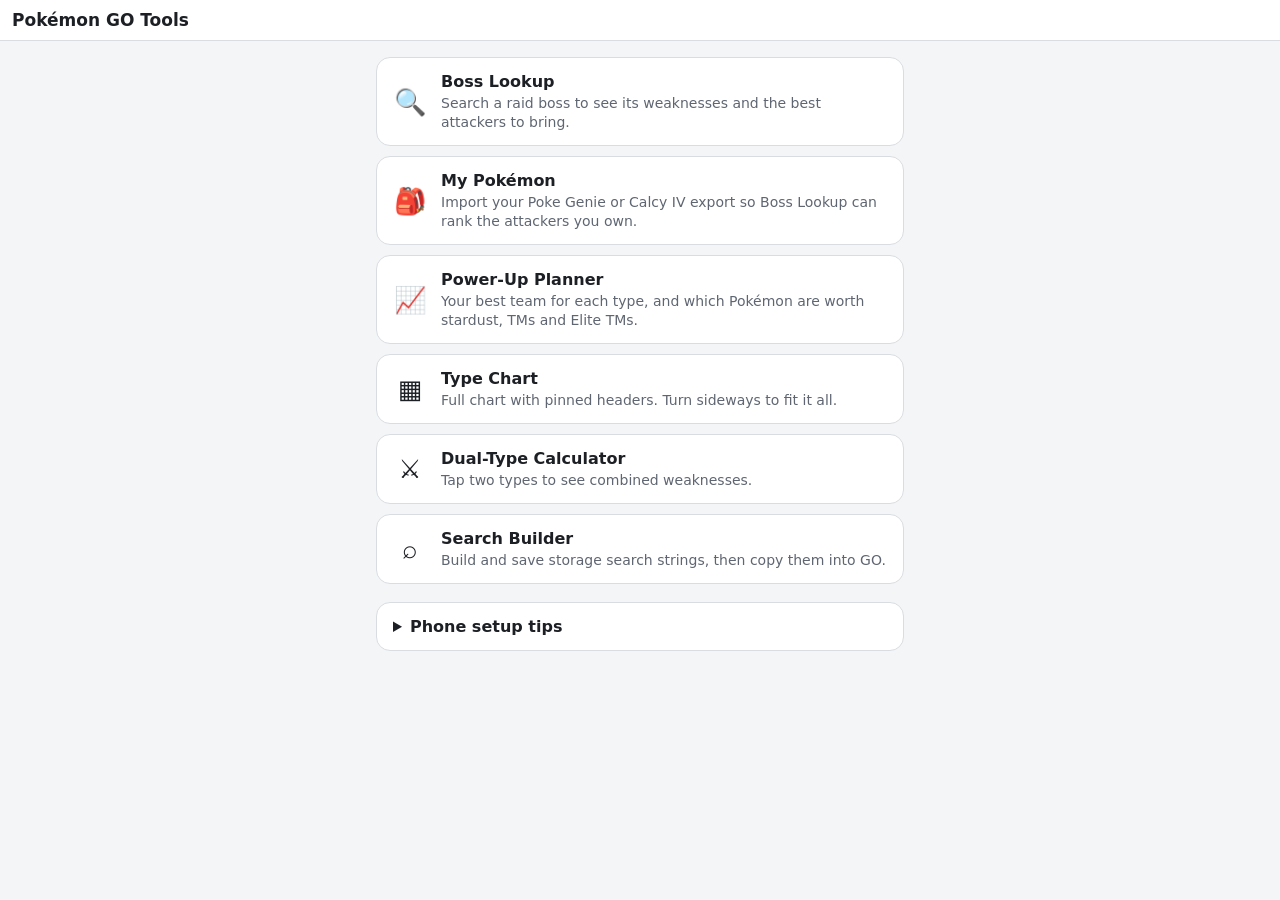
<file: index.html>
<!doctype html>
<html lang="en">
<head>
<meta charset="utf-8">
<meta name="viewport" content="width=device-width, initial-scale=1, viewport-fit=cover, interactive-widget=resizes-content">
<meta name="theme-color" content="#1c1f25">
<title>GO Tools</title>
<link rel="manifest" href="manifest.webmanifest">
<link rel="icon" href="icons/icon-192.png">
<link rel="apple-touch-icon" href="icons/icon-192.png">
<link rel="stylesheet" href="styles.css">
<style>
  main { max-width: 560px; margin: 0 auto; padding: 16px 16px calc(24px + env(safe-area-inset-bottom)); }
  .tool {
    display: flex; gap: 14px; align-items: center; text-decoration: none; color: var(--text);
    background: var(--surface); border: 1px solid var(--border); border-radius: 14px;
    padding: 14px 16px; margin-bottom: 10px;
  }
  .tool .ico { font-size: 26px; width: 34px; text-align: center; flex: none; }
  .tool strong { display: block; font-size: 16px; margin-bottom: 2px; }
  .tool span.d { color: var(--muted); font-size: 14px; }
  #install { width: 100%; margin: 4px 0 16px; display: none; }
  details { background: var(--surface); border: 1px solid var(--border); border-radius: 14px; margin-top: 18px; }
  summary { padding: 14px 16px; font-weight: 700; cursor: pointer; }
  .tips { padding: 0 16px 8px; font-size: 14px; line-height: 1.5; }
  .tips h4 { margin: 12px 0 4px; font-size: 14px; }
  .tips p { margin: 0 0 8px; }
  .tips b { white-space: nowrap; }
</style>
</head>
<body>
  <header class="topbar"><h1>Pokémon GO Tools</h1></header>
  <main>
    <button class="big" id="install">⬇ Install as an app</button>
    <p class="muted" id="iosHint" style="display:none;font-size:14px;margin:0 0 14px">To install: tap <b>Share</b> → <b>Add to Home Screen</b>.</p>

    <a class="tool" href="boss.html">
      <div class="ico">🔍</div>
      <div><strong>Boss Lookup</strong><span class="d">Search a raid boss to see its weaknesses and the best attackers to bring.</span></div>
    </a>
    <a class="tool" href="my-pokemon.html">
      <div class="ico">🎒</div>
      <div><strong>My Pokémon</strong><span class="d">Import your Poke Genie or Calcy IV export so Boss Lookup can rank the attackers you own.</span></div>
    </a>
    <a class="tool" href="invest.html">
      <div class="ico">📈</div>
      <div><strong>Power-Up Planner</strong><span class="d">Your best team for each type, and which Pokémon are worth stardust, TMs and Elite TMs.</span></div>
    </a>
    <a class="tool" href="type-chart.html">
      <div class="ico">▦</div>
      <div><strong>Type Chart</strong><span class="d">Full chart with pinned headers. Turn sideways to fit it all.</span></div>
    </a>
    <a class="tool" href="dual-type.html">
      <div class="ico">⚔</div>
      <div><strong>Dual-Type Calculator</strong><span class="d">Tap two types to see combined weaknesses.</span></div>
    </a>
    <a class="tool" href="search.html">
      <div class="ico">⌕</div>
      <div><strong>Search Builder</strong><span class="d">Build and save storage search strings, then copy them into GO.</span></div>
    </a>

    <details>
      <summary>Phone setup tips</summary>
      <div class="tips">
        <h4>Install it as an app</h4>
        <p>Once installed it opens full-screen with its own icon and works with no signal.</p>
        <p><b>Android (Chrome):</b> <b>⋮</b> → <b>Add to home screen</b> → <b>Install</b>.<br>
           <b>Samsung Internet:</b> <b>☰</b> → <b>Add page to</b> → <b>Home screen</b>.<br>
           <b>Firefox (Android):</b> <b>⋮</b> → <b>Add app to Home screen</b>.<br>
           <b>iPhone / iPad (Safari):</b> <b>Share</b> <span aria-hidden="true">⎙</span> → <b>Add to Home Screen</b>.</p>
        <p>On Android, long-press the icon to jump straight to Boss Lookup, Type Chart or Search Builder.</p>

        <h4>Use it next to the game</h4>
        <p><b>Most Android phones:</b> open <b>Recents</b> (the app switcher), tap the GO Tools icon above its preview and choose <b>Split screen</b>.
           The wording varies by brand.</p>
        <p><b>Samsung:</b> the same menu also has <b>Open in pop-up view</b> for a small floating window.
           If Pokémon GO refuses to split, turn on <b>Settings</b> → <b>Advanced features</b> → <b>Labs</b> → <b>Multi window for all apps</b>.</p>
        <p><b>iPhone:</b> there's no split screen, but swiping left/right along the bottom edge flips between GO and GO Tools instantly,
           and both stay where you left them.</p>
        <p>The type chart's <b>Fit</b> button shrinks it to whatever window size it gets.</p>

        <h4>Faster access</h4>
        <p><b>Samsung Edge panel:</b> <b>Settings</b> → <b>Display</b> → <b>Edge panels</b> → turn on <b>Apps</b>, then add GO Tools. Swipe in from the edge mid-raid.</p>
        <p><b>iPhone Back Tap:</b> make a Shortcut that opens this site, then pick it under <b>Settings</b> → <b>Accessibility</b> → <b>Touch</b> → <b>Back Tap</b>. Double-tap the back of the phone to open it.</p>

        <h4>Stylus or mouse</h4>
        <p>Hover a pen (S Pen, Apple Pencil) or mouse over a type chart cell to see the matchup without tapping.</p>
      </div>
    </details>
  </main>

<script src="types.js"></script>
<script>
let deferred;
const btn = document.getElementById("install");
addEventListener("beforeinstallprompt", e => { e.preventDefault(); deferred = e; btn.style.display = "block"; });
btn.addEventListener("click", async () => {
  if (!deferred) return;
  deferred.prompt();
  await deferred.userChoice;
  deferred = null; btn.style.display = "none";
});
const standalone = matchMedia("(display-mode: standalone)").matches || navigator.standalone;
if (/iPhone|iPad|iPod/.test(navigator.userAgent) && !standalone) document.getElementById("iosHint").style.display = "block";
addEventListener("appinstalled", () => { btn.style.display = "none"; });
</script>
</body>
</html>
</file>
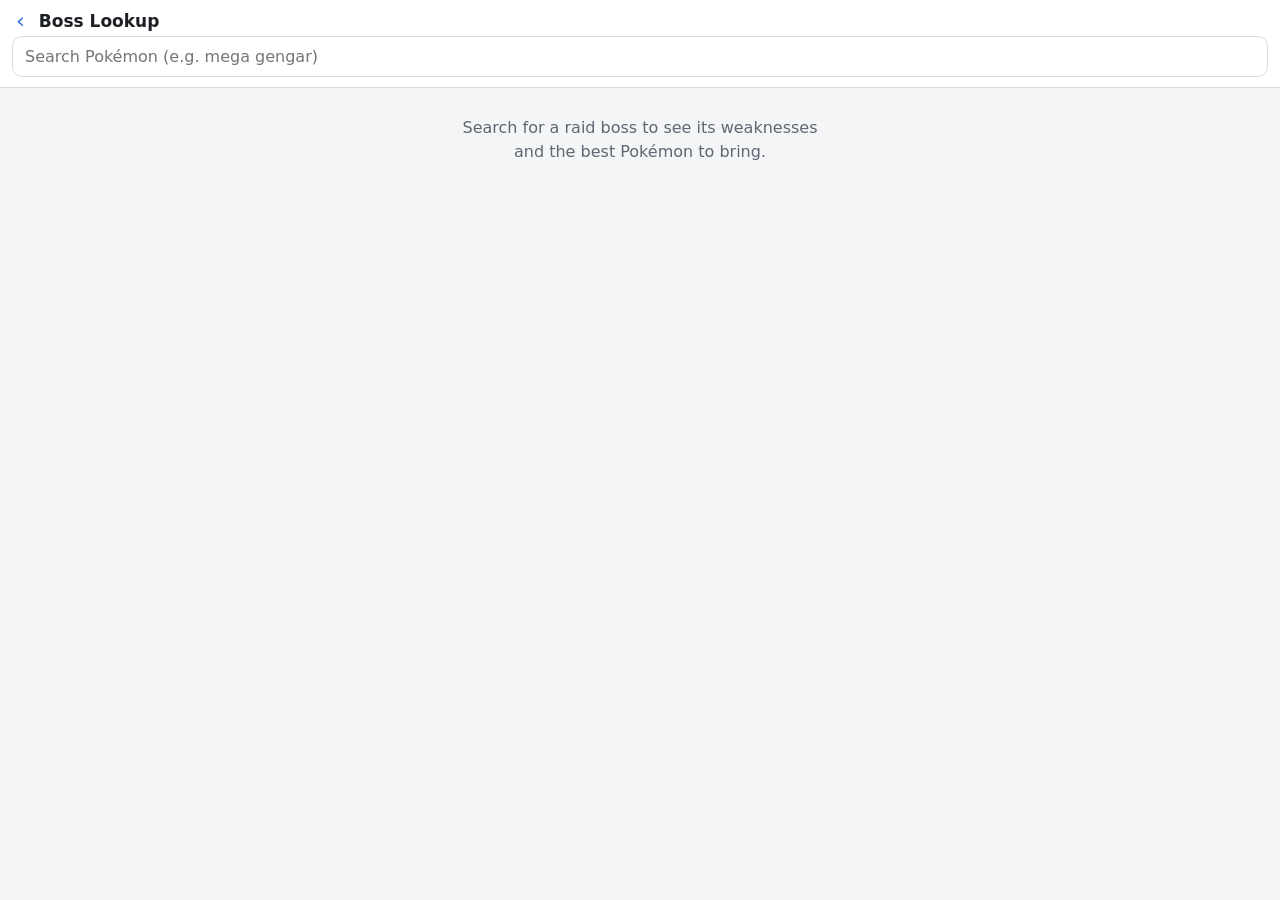
<file: boss.html>
<!doctype html>
<html lang="en">
<head>
<meta charset="utf-8">
<meta name="viewport" content="width=device-width, initial-scale=1, viewport-fit=cover, interactive-widget=resizes-content">
<meta name="theme-color" content="#1c1f25">
<title>Boss Lookup · GO Tools</title>
<link rel="manifest" href="manifest.webmanifest">
<link rel="icon" href="icons/icon-192.png">
<link rel="apple-touch-icon" href="icons/icon-192.png">
<link rel="stylesheet" href="styles.css">
<style>
  /* Header + search stay pinned at the top; the rest scrolls like a normal page */
  .head { position: sticky; top: 0; z-index: 5; background: var(--surface); border-bottom: 1px solid var(--border); }
  .head .topbar { border-bottom: 0; padding-bottom: 4px; }
  .searchwrap { padding: 0 12px 10px; }
  .recents { display: flex; gap: 6px; overflow-x: auto; padding: 0 12px 10px; scrollbar-width: none; }
  .recents:empty { display: none; }
  .recents button.chip { white-space: nowrap; }

  .results { list-style: none; margin: 0; padding: 0; }
  .results button {
    display: flex; width: 100%; align-items: center; gap: 8px; text-align: left;
    font: inherit; font-size: 16px; color: var(--text);
    background: var(--surface); border: 0; border-bottom: 1px solid var(--border);
    padding: 12px; cursor: pointer;
  }
  .results .dex { color: var(--muted); font-size: 12px; width: 40px; flex: none; }
  .results .name { flex: 1; min-width: 0; }
  .results .pill { font-size: 11px; }

  .card-h { display: flex; align-items: baseline; gap: 8px; flex-wrap: wrap; margin: 4px 0 4px; }
  .card-h h2 { margin: 0; font-size: 22px; }
  .card-types { display: flex; gap: 4px; }
  .empty { padding: 28px 16px; text-align: center; color: var(--muted); line-height: 1.5; }
  .note { font-size: 12px; color: var(--muted); margin: 10px 0 0; line-height: 1.45; }

  .filters { display: flex; gap: 6px; flex-wrap: wrap; margin-bottom: 8px; }
  .atk { list-style: none; margin: 0; padding: 0; }
  .atk li {
    display: grid; grid-template-columns: 24px 1fr auto; gap: 2px 8px; align-items: center;
    background: var(--surface); border: 1px solid var(--border); border-radius: 10px;
    padding: 8px 10px; margin-bottom: 6px;
  }
  .atk .rank { color: var(--muted); font-weight: 700; font-size: 13px; grid-row: span 2; text-align: center; }
  .atk .who { font-weight: 700; font-size: 15px; min-width: 0; }
  .atk .tag { font-size: 10px; font-weight: 800; padding: 1px 5px; border-radius: 4px; margin-left: 4px; vertical-align: 2px; }
  .tag.shadow { background: #4b2a6b; color: #e6d2ff; }
  .tag.mega { background: #2a4f6b; color: #d2eeff; }
  .atk .dps { font-weight: 800; font-variant-numeric: tabular-nums; text-align: right; font-size: 14px; }
  .atk .dps small { display: block; font-weight: 500; color: var(--muted); font-size: 10px; }
  .atk .moves { grid-column: 2 / span 2; font-size: 13px; color: var(--muted); display: flex; flex-wrap: wrap; gap: 4px 10px; }
  .mv { white-space: nowrap; }
  .mv i { display: inline-block; width: 9px; height: 9px; border-radius: 50%; background: var(--tc); margin-right: 4px; }
  .mv.elite::after { content: "†"; color: var(--accent); margin-left: 2px; }
  .bar { grid-column: 2 / span 2; height: 4px; border-radius: 2px; background: var(--border); overflow: hidden; }
  .bar span { display: block; height: 100%; background: var(--se); }
  .more { width: 100%; margin-top: 4px; }
  .tag.puri { background: #6b5d2a; color: #fff3cc; }
  .tag.lucky { background: #7a5c00; color: #ffe9a8; }
  .atk .detail { grid-column: 2 / span 2; font-size: 12px; color: var(--muted); display: flex; align-items: center; gap: 6px; }
  .gone { margin-left: auto; font: inherit; font-size: 13px; color: var(--muted); background: none;
          border: 1px solid var(--border); border-radius: 999px; padding: 2px 9px; cursor: pointer; }
  .tm { color: var(--accent); font-weight: 600; white-space: nowrap; }
  .find { display: flex; align-items: center; gap: 10px; margin-bottom: 8px; }
  .find span { font-size: 12px; color: var(--muted); line-height: 1.35; }
  .find-btn { flex: none; border-color: var(--accent) !important; color: var(--accent) !important; font-weight: 700; }
  .seg { display: flex; background: var(--bg); border: 1px solid var(--border); border-radius: 12px; padding: 3px; margin-bottom: 8px; }
  .seg button { flex: 1; font: inherit; font-size: 14px; font-weight: 600; padding: 8px; border: 0; border-radius: 9px;
                background: none; color: var(--muted); cursor: pointer; }
  .seg button[aria-pressed="true"] { background: var(--surface); color: var(--text); box-shadow: 0 1px 3px rgba(0,0,0,.15); }
  .toast { bottom: calc(24px + env(safe-area-inset-bottom)); }
  .toast.show { pointer-events: auto; }
  .toast button { font: inherit; font-weight: 700; color: inherit; background: none; border: 0; text-decoration: underline; margin-left: 6px; cursor: pointer; }
</style>
</head>
<body>
  <div class="head">
    <header class="topbar">
      <a class="back" href="./" aria-label="Back to tools">‹</a>
      <h1>Boss Lookup</h1>
    </header>
    <div class="searchwrap">
      <input type="search" id="q" placeholder="Search Pokémon (e.g. mega gengar)" autocomplete="off" enterkeyhint="search">
    </div>
    <div class="recents" id="recents"></div>
  </div>

  <main id="main"></main>
  <div class="toast" id="toast"></div>

<script src="types.js"></script>
<script src="gamedata.js"></script>
<script src="battle.js"></script>
<script src="collection.js"></script>
<script>
const main = document.getElementById("main");
const q = document.getElementById("q");
const recentsEl = document.getElementById("recents");
const norm = s => s.normalize("NFD").replace(/[̀-ͯ]/g, "").toLowerCase();
const words = s => norm(s).split(/[^a-z0-9]+/).filter(Boolean);

// Bosses: everything except Shadow duplicates (a Shadow boss has the same types).
const BOSSES = MONS.map((m, i) => ({ i, m, w: words(m[0]), released: m[9] & 4 })).filter(b => !(b.m[9] & 1));
let recents = store.get("boss-recents2", []);
let current = null;
let shown = 15;
const opts = Object.assign({ shadow: true, mega: true, elite: true }, store.get("boss-opts", {}));

const typesOf = m => m[2].map(i => TYPES[i]);
const esc = s => s.replace(/&/g, "&amp;").replace(/</g, "&lt;");

function search(text) {
  const qw = words(text);
  if (!qw.length) return [];
  if (qw.length === 1 && /^\d+$/.test(qw[0])) return BOSSES.filter(b => b.m[1] === +qw[0]);
  const hits = BOSSES.filter(b => qw.every(x => b.w.some(w => w.startsWith(x))));
  // Exact name start first, released before unreleased, then dex order
  return hits.sort((a, b) =>
    (b.w[0].startsWith(qw[0]) - a.w[0].startsWith(qw[0])) || (b.released - a.released) || (a.m[1] - b.m[1])
  ).slice(0, 50);
}

function showList() {
  const text = q.value.trim();
  if (!text) { current ? showBoss(current, false) : showHome(); return; }
  const list = search(text);
  main.innerHTML = list.length
    ? `<ul class="results">` + list.map(b =>
        `<li><button data-i="${b.i}"><span class="dex">#${b.m[1]}</span><span class="name">${esc(b.m[0])}</span>${typesOf(b.m).map(t => pill(t)).join(" ")}</button></li>`).join("") + `</ul>`
    : `<div class="empty">No Pokémon match “${esc(text)}”.</div>`;
}

function showHome() {
  main.innerHTML = `<div class="empty">Search for a raid boss to see its weaknesses<br>and the best Pokémon to bring.</div>`;
}

let mode = store.get("boss-mode", "all");   // "all" or "mine"

function moveHTML(i, m, guessed) {
  const [name, t] = MOVES[i];
  return `<span class="mv t-${TYPES[t].toLowerCase()}${m[8].includes(i) ? " elite" : ""}"><i></i>${esc(name)}${guessed ? " ?" : ""}</span>`;
}
function tagsHTML(name, flags, r) {
  let t = "";
  if (r ? r.sh === 1 : flags & 1) t += `<span class="tag shadow">SHADOW</span>`;
  if (r && r.sh === 2) t += `<span class="tag puri">PURIFIED</span>`;
  if (r && r.lu) t += `<span class="tag lucky">LUCKY</span>`;
  if (!r && flags & 2) {
    const xy = (name.match(/Mega (X|Y|Z)/) || [])[1];
    t += `<span class="tag mega">${/Primal/.test(name) ? "PRIMAL" : "MEGA"}${xy ? " " + xy : ""}</span>`;
  }
  return t;
}
const baseName = n => n.replace(/ \((Shadow|Mega[^)]*|Primal)\)/, "");

function attackersHTML(boss) {
  const overall = bestOverall(boss, opts);
  const top = overall.length ? overall[0].score ** 0.25 : 1;
  if (mode === "all") {
    if (!overall.length) return `<p class="muted">No attackers found.</p>`;
    const dex = [...new Set(overall.slice(0, 40).map(x => x.m[1]))].slice(0, 25);
    findString = dex.join(",");
    return findHTML("Find my counters in GO", "Copies a search for the top 25 species. Paste it into GO's Pokémon search to see which ones you own.") + `<ol class="atk">` + overall.slice(0, shown).map((x, k) => {
      const pct = Math.round(100 * x.score ** 0.25 / top);
      return `<li><span class="rank">${k + 1}</span>
        <span class="who">${esc(baseName(x.m[0]))}${tagsHTML(x.m[0], x.m[9])}</span>
        <span class="dps">${x.dps.toFixed(1)}<small>DPS</small></span>
        <span class="moves">${moveHTML(x.f, x.m)}${moveHTML(x.c, x.m)}</span>
        <span class="bar"><span style="width:${pct}%"></span></span></li>`;
    }).join("") + `</ol>` + (overall.length > shown ? `<button class="chip more" id="more">Show more</button>` : "");
  }

  const mine = bestMine(boss, opts);
  if (!mine) return `<div class="empty" style="padding:16px">You haven't imported your Pokémon yet.<br>
    <a href="my-pokemon.html">Import your Poke Genie export →</a></div>`;
  if (!mine.length) return `<p class="muted">None of your Pokémon match. Check the filters, or the “ignore old scans” setting on <a href="my-pokemon.html">My Pokémon</a>.</p>`;
  const pick = mine.slice(0, shown);
  findString = [...new Set(pick.map(x => "cp" + x.r.cp))].join(",") + "&" + [...new Set(pick.map(x => x.m[1]))].join(",");
  return findHTML("Find these in GO", "Copies a search for these exact Pokémon (by CP). If one has been powered up since your scan, it won't show.") +
    `<ol class="atk mine">` + pick.map((x, k) => {
    const r = x.r;
    const pct = Math.min(100, Math.round(100 * x.score ** 0.25 / top));
    const iv = r.iv ? r.iv.join("/") : "IVs ?";
    let tm = "";
    if (x.tm) {
      const parts = [];
      if (x.tm.f !== x.f) parts.push(esc(MOVES[x.tm.f][0]));
      if (x.tm.c !== x.c) parts.push(esc(MOVES[x.tm.c][0]));
      tm = `<span class="tm">TM → ${parts.join(" + ")}: +${Math.round(x.tm.gain * 100)}% DPS</span>`;
    }
    return `<li><span class="rank">${k + 1}</span>
      <span class="who">${esc(baseName(r.mon))}${tagsHTML(r.mon, 0, r)}</span>
      <span class="dps">${x.dps.toFixed(1)}<small>DPS</small></span>
      <span class="detail">CP ${r.cp} · Lv ${r.lv} · ${iv}<button class="gone" data-hide="${esc(r.k)}" aria-label="I don't have this anymore">✕</button></span>
      <span class="moves">${moveHTML(x.f, x.m, x.guessFast)}${moveHTML(x.c, x.m, x.guessCh)}${tm}</span>
      <span class="bar" title="${pct}% of the best possible attacker"><span style="width:${pct}%"></span></span></li>`;
  }).join("") + `</ol>` + (mine.length > shown ? `<button class="chip more" id="more">Show more</button>` : "") +
  `<p class="note">Bar = how close each one is to the best possible attacker. “?” = not scanned, so assumed.
    ✕ = you don't have it anymore (undo on <a href="my-pokemon.html">My Pokémon</a>).</p>`;
}

let findString = "";
function findHTML(label, hint) {
  return `<div class="find"><button class="chip find-btn" id="findInGo">⌕ ${label}</button><span>${hint}</span></div>`;
}
async function copyText(text) {
  try { await navigator.clipboard.writeText(text); return true; }
  catch {
    const ta = Object.assign(document.createElement("textarea"), { value: text });
    document.body.append(ta); ta.select();
    const ok = document.execCommand("copy"); ta.remove(); return ok;
  }
}

function filtersHTML() {
  return `<div class="seg">
      <button data-mode="all" aria-pressed="${mode === "all"}">Best overall</button>
      <button data-mode="mine" aria-pressed="${mode === "mine"}">My Pokémon</button>
    </div>
    <div class="filters">
      <button class="chip" data-opt="shadow" aria-pressed="${opts.shadow}">Shadow</button>
      ${mode === "all" ? `<button class="chip" data-opt="mega" aria-pressed="${opts.mega}">Mega / Primal</button>
      <button class="chip" data-opt="elite" aria-pressed="${opts.elite}">Legacy moves †</button>` : ""}
    </div>`;
}
function redrawAttackers() {
  document.getElementById("atkFilters").innerHTML = filtersHTML();
  document.getElementById("atk").innerHTML = attackersHTML(MONS[current]);
}

function showBoss(i, remember = true) {
  current = i;
  const m = MONS[i];
  const t = typesOf(m);
  main.innerHTML = `<div class="page">
    <div class="card-h"><h2>${esc(m[0])}</h2><span class="muted">#${m[1]}</span></div>
    <div class="card-types">${t.map(x => pill(x)).join("")}</div>
    ${matchupHTML(t)}
    <h3 class="mu-h">Best attackers</h3>
    <div id="atkFilters">${filtersHTML()}</div>
    <div id="atk">${attackersHTML(m)}</div>
    <p class="note">Estimates with no weather boost, ranked by damage speed and bulk. “Best overall” assumes level 40
      with perfect IVs. † = Elite TM / legacy move. Shadow bosses have the same types as normal ones.</p>
  </div>`;
  if (remember) {
    recents = [m[0], ...recents.filter(n => n !== m[0])].slice(0, 10);
    store.set("boss-recents2", recents);
    drawRecents();
    scrollTo(0, 0);
  }
}

function drawRecents() {
  const idx = name => MONS.findIndex(m => m[0] === name);
  recents = recents.filter(n => typeof n === "string" && idx(n) >= 0);
  recentsEl.innerHTML = recents.map(n => `<button class="chip" data-i="${idx(n)}">${esc(n)}</button>`).join("");
}

q.addEventListener("input", showList);
q.addEventListener("keydown", e => {
  if (e.key === "Enter") { const r = search(q.value); if (r.length) pick(r[0].i); }
});
function pick(i) { q.value = ""; q.blur(); shown = 15; showBoss(i); }

main.addEventListener("click", e => {
  const b = e.target.closest("button[data-i]");
  if (b) return pick(+b.dataset.i);
  const o = e.target.closest("button[data-opt]");
  if (o) {
    opts[o.dataset.opt] = !opts[o.dataset.opt];
    store.set("boss-opts", opts);
    redrawAttackers();
  }
  const md = e.target.closest("button[data-mode]");
  if (md) { mode = md.dataset.mode; store.set("boss-mode", mode); shown = 15; redrawAttackers(); }
  const h = e.target.closest("button[data-hide]");
  if (h) {
    const set = myStore.hidden(); set.set(h.dataset.hide, Date.now()); myStore.setHidden(set);
    lastHidden = h.dataset.hide;
    redrawAttackers();
    toast(`Marked as gone. <button id="undo">Undo</button>`);
  }
  if (e.target.id === "more") { shown += 15; redrawAttackers(); }
  if (e.target.closest("#findInGo") && findString) {
    copyText(findString).then(ok => toast(ok ? "Copied. Paste it into GO's search." : "Couldn't copy: " + esc(findString)));
  }
});
let lastHidden = null;
function toast(html) {
  const t = document.getElementById("toast");
  t.innerHTML = html; t.classList.add("show");
  clearTimeout(toast.h); toast.h = setTimeout(() => t.classList.remove("show"), 6000);
}
document.getElementById("toast").addEventListener("click", e => {
  if (e.target.id !== "undo" || !lastHidden) return;
  const set = myStore.hidden(); set.delete(lastHidden); myStore.setHidden(set);
  lastHidden = null; document.getElementById("toast").classList.remove("show");
  redrawAttackers();
});
recentsEl.addEventListener("click", e => {
  const b = e.target.closest("button[data-i]");
  if (b) pick(+b.dataset.i);
});

drawRecents();
showHome();
</script>
</body>
</html>
</file>
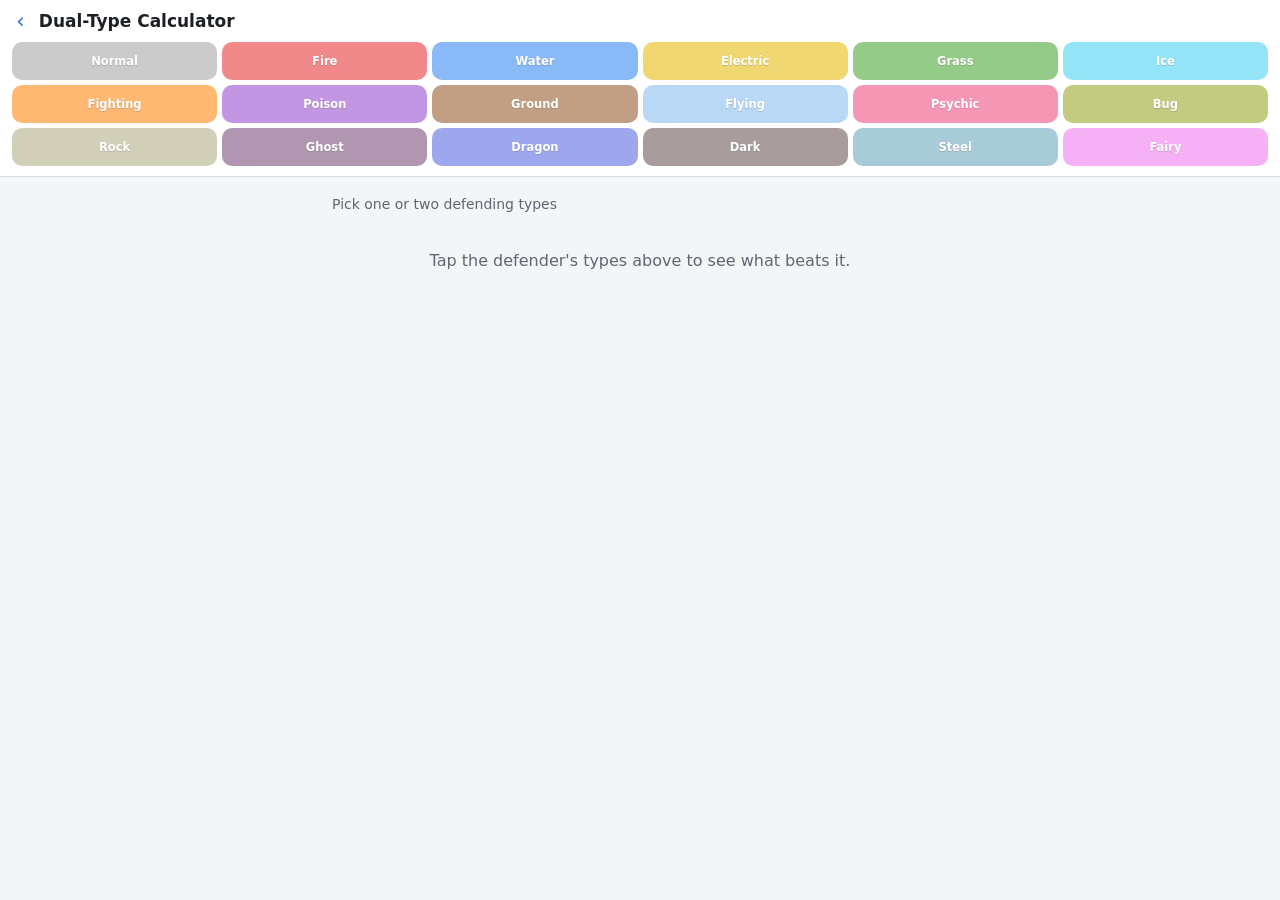
<file: dual-type.html>
<!doctype html>
<html lang="en">
<head>
<meta charset="utf-8">
<meta name="viewport" content="width=device-width, initial-scale=1, viewport-fit=cover, interactive-widget=resizes-content">
<meta name="theme-color" content="#1c1f25">
<title>Dual-Type Calculator · GO Tools</title>
<link rel="manifest" href="manifest.webmanifest">
<link rel="icon" href="icons/icon-192.png">
<link rel="apple-touch-icon" href="icons/icon-192.png">
<link rel="stylesheet" href="styles.css">
<style>
  .head { position: sticky; top: 0; z-index: 5; background: var(--surface); border-bottom: 1px solid var(--border); }
  .head .topbar { border-bottom: 0; }
  .picker { padding: 0 12px 10px; }
  .type-grid { grid-template-columns: repeat(6, 1fr); gap: 5px; }
  .type-btn { font-size: 11.5px; padding: 10px 0; border-width: 2px; min-width: 0; overflow: hidden; text-overflow: ellipsis; }
  @media (max-width: 359px) { .type-grid { grid-template-columns: repeat(3, 1fr); } }
  .sel-line { display: flex; align-items: center; gap: 6px; margin-bottom: 8px; min-height: 30px; font-size: 14px; }
  .page { padding-bottom: calc(24px + env(safe-area-inset-bottom)); }
  .sel-line .pill { font-size: 14px; padding: 4px 10px; }
  .sel-line button { margin-left: auto; }
  .empty { padding: 24px 12px; text-align: center; color: var(--muted); }
</style>
</head>
<body>
  <div class="head">
    <header class="topbar">
      <a class="back" href="./" aria-label="Back to tools">‹</a>
      <h1>Dual-Type Calculator</h1>
    </header>
    <div class="picker">
      <div class="type-grid" id="grid"></div>
    </div>
  </div>

  <main class="page">
    <div class="sel-line" id="selLine"></div>
    <div id="out"></div>
  </main>

<script src="types.js"></script>
<script>
const grid = document.getElementById("grid");
const out = document.getElementById("out");
const selLine = document.getElementById("selLine");
let picked = store.get("dual-picked", []).filter(t => TYPES.includes(t)).slice(0, 2);

grid.innerHTML = TYPES.map(t =>
  `<button class="type-btn t-${t.toLowerCase()}" data-t="${t}" aria-pressed="false">${t}</button>`).join("");

function draw() {
  grid.querySelectorAll(".type-btn").forEach(b => b.setAttribute("aria-pressed", picked.includes(b.dataset.t)));
  selLine.innerHTML = picked.length
    ? picked.map(t => pill(t)).join(`<span class="muted">+</span>`) + `<button class="chip" id="clear">Clear</button>`
    : `<span class="muted">Pick one or two defending types</span>`;
  out.innerHTML = picked.length ? matchupHTML(picked)
    : `<div class="empty">Tap the defender's types above to see what beats it.</div>`;
  store.set("dual-picked", picked);
}

grid.addEventListener("click", e => {
  const b = e.target.closest(".type-btn"); if (!b) return;
  const t = b.dataset.t;
  if (picked.includes(t)) picked = picked.filter(x => x !== t);
  else picked = [...picked, t].slice(-2);   // a third pick replaces the oldest
  draw();
});
selLine.addEventListener("click", e => { if (e.target.id === "clear") { picked = []; draw(); } });

draw();
</script>
</body>
</html>
</file>
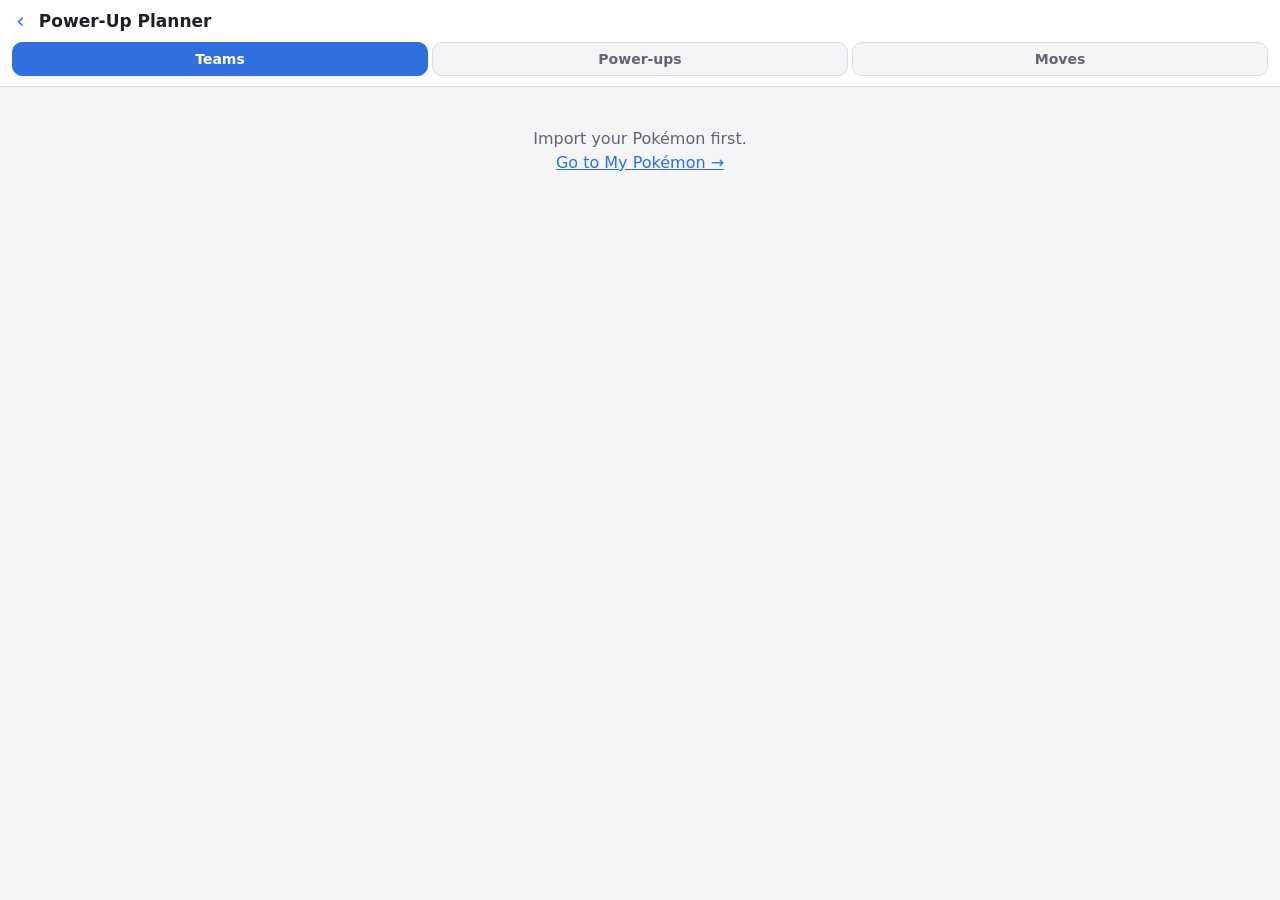
<file: invest.html>
<!doctype html>
<html lang="en">
<head>
<meta charset="utf-8">
<meta name="viewport" content="width=device-width, initial-scale=1, viewport-fit=cover, interactive-widget=resizes-content">
<meta name="theme-color" content="#1c1f25">
<title>Power-Up Planner · GO Tools</title>
<link rel="manifest" href="manifest.webmanifest">
<link rel="icon" href="icons/icon-192.png">
<link rel="apple-touch-icon" href="icons/icon-192.png">
<link rel="stylesheet" href="styles.css">
<style>
  .head { position: sticky; top: 0; z-index: 5; background: var(--surface); border-bottom: 1px solid var(--border); }
  .head .topbar { border-bottom: 0; }
  .tabs { display: flex; gap: 4px; padding: 0 12px 10px; }
  .tabs button { flex: 1; font: inherit; font-size: 14px; font-weight: 600; padding: 8px 4px; border-radius: 10px;
                 border: 1px solid var(--border); background: var(--bg); color: var(--muted); cursor: pointer; }
  .tabs button[aria-pressed="true"] { background: var(--accent); border-color: var(--accent); color: #fff; }
  .page { padding-bottom: calc(32px + env(safe-area-inset-bottom)); }
  .empty { padding: 28px 16px; text-align: center; color: var(--muted); line-height: 1.5; }
  .intro { font-size: 13px; color: var(--muted); line-height: 1.45; margin: 4px 0 12px; }
  h3.sec { font-size: 13px; text-transform: uppercase; letter-spacing: .6px; color: var(--muted); margin: 18px 0 8px; }

  /* type strength overview */
  .tgrid { display: grid; grid-template-columns: repeat(3, 1fr); gap: 6px; }
  @media (min-width: 480px) { .tgrid { grid-template-columns: repeat(6, 1fr); } }
  .tcell { font: inherit; text-align: left; border: 2px solid transparent; border-radius: 10px; padding: 6px 8px;
           background: var(--surface); cursor: pointer; color: var(--text); box-shadow: inset 4px 0 0 var(--tc); }
  .tcell[aria-pressed="true"] { border-color: var(--accent); }
  .tcell b { display: block; font-size: 12px; }
  .tcell span { font-size: 11px; color: var(--muted); }
  .meter { height: 4px; border-radius: 2px; background: var(--border); margin-top: 4px; overflow: hidden; }
  .meter i { display: block; height: 100%; background: var(--tc); }

  /* lists */
  .atk { list-style: none; margin: 0; padding: 0; }
  .atk li {
    display: grid; grid-template-columns: 24px 1fr auto; gap: 2px 8px; align-items: center;
    background: var(--surface); border: 1px solid var(--border); border-radius: 10px;
    padding: 8px 10px; margin-bottom: 6px;
  }
  .rank { color: var(--muted); font-weight: 700; font-size: 13px; grid-row: span 2; text-align: center; }
  .who { font-weight: 700; font-size: 15px; min-width: 0; }
  .tag { font-size: 10px; font-weight: 800; padding: 1px 5px; border-radius: 4px; margin-left: 4px; vertical-align: 2px; }
  .tag.shadow { background: #4b2a6b; color: #e6d2ff; }
  .tag.puri { background: #6b5d2a; color: #fff3cc; }
  .tag.lucky { background: #7a5c00; color: #ffe9a8; }
  .num { font-weight: 800; font-variant-numeric: tabular-nums; text-align: right; font-size: 14px; }
  .num small { display: block; font-weight: 500; color: var(--muted); font-size: 10px; }
  .detail, .moves, .bar, .extra { grid-column: 2 / span 2; }
  .detail { font-size: 12px; color: var(--muted); }
  .moves { font-size: 13px; color: var(--muted); display: flex; flex-wrap: wrap; gap: 4px 10px; }
  .mv { white-space: nowrap; }
  .mv i { display: inline-block; width: 9px; height: 9px; border-radius: 50%; background: var(--tc); margin-right: 4px; }
  .bar { height: 4px; border-radius: 2px; background: var(--border); overflow: hidden; }
  .bar span { display: block; height: 100%; background: var(--se); }
  .extra { font-size: 13px; line-height: 1.5; }
  .extra .up { color: var(--se); font-weight: 700; }
  .extra .cost { color: var(--muted); }
  .tm { color: var(--accent); font-weight: 600; }
  .ref { font-size: 12px; color: var(--muted); margin: 0 0 8px; }
  .row { display: flex; gap: 8px; align-items: center; flex-wrap: wrap; margin-bottom: 8px; }
  .row .chip { white-space: nowrap; }
  .find-btn { border-color: var(--accent) !important; color: var(--accent) !important; font-weight: 700; }
</style>
</head>
<body>
  <div class="head">
    <header class="topbar">
      <a class="back" href="./" aria-label="Back to tools">‹</a>
      <h1>Power-Up Planner</h1>
    </header>
    <nav class="tabs" id="tabs">
      <button data-tab="teams">Teams</button>
      <button data-tab="power">Power-ups</button>
      <button data-tab="moves">Moves</button>
    </nav>
  </div>
  <main class="page" id="main"><div class="empty">Working it out…</div></main>
  <div class="toast" id="toast"></div>

<script src="types.js"></script>
<script src="gamedata.js"></script>
<script src="battle.js"></script>
<script src="collection.js"></script>
<script>
const $ = id => document.getElementById(id);
const esc = s => String(s).replace(/&/g, "&amp;").replace(/</g, "&lt;");
const fmt = n => Math.round(n).toLocaleString();
const TEAM = 6;
let tab = store.get("inv-tab", "teams");
let selType = store.get("inv-type", "Ice");
let target = store.get("inv-target", 40);
const opts = Object.assign({ shadow: true }, store.get("inv-opts", {}));
let R = null;   // computed results

/* ---------- Analysis ---------- */
function analyse() {
  const recs = activeRecords();
  if (!recs) return null;
  const prepared = recs.filter(r => opts.shadow || r.sh !== 1).map(prepareRecord).filter(Boolean);
  const teams = {}, refs = {}, pools = {};
  for (const T of TYPES) {
    const ti = TYPES.indexOf(T), boss = typeBoss(T);
    const ofT = list => list.filter(c => MOVES[c][1] === ti);
    // Best possible: any released non-Mega Pokémon, level 40, perfect IVs, any move incl. Elite TM.
    let ref = null;
    for (const m of MONS) {
      if (!(m[9] & 4) || (m[9] & 2) || ((m[9] & 1) && !opts.shadow)) continue;
      const ch = ofT(m[7]); if (!ch.length) continue;
      const st = statsFor(m, 40, 15, 15, 15, m[9] & 1);
      const b = bestCycle(m[2], st.atk, boss, m[6], ch);
      if (b) { const sc = rankScore(b.dps, st); if (!ref || sc > ref.score) ref = { ...b, m, score: sc }; }
    }
    refs[T] = ref;
    const list = [];
    for (const p of prepared) {
      const ch = ofT(p.chC); if (!ch.length) continue;
      const b = bestCycle(p.types, p.st.atk, boss, p.fastC, ch);
      if (!b) continue;
      list.push({ ...b, p, T, boss, score: rankScore(b.dps, p.st) });
    }
    list.sort((a, b) => b.score - a.score);
    pools[T] = list.slice(0, 40);
    teams[T] = list.slice(0, TEAM);
  }
  return { teams, refs, pools, count: prepared.length };
}

const pctOf = (score, ref) => ref ? Math.min(100, Math.round(100 * (score / ref.score) ** 0.25)) : 0;

/* ---------- Rendering helpers ---------- */
function tags(r) {
  return (r.sh === 1 ? `<span class="tag shadow">SHADOW</span>` : "") +
         (r.sh === 2 ? `<span class="tag puri">PURIFIED</span>` : "") +
         (r.lu ? `<span class="tag lucky">LUCKY</span>` : "");
}
const mv = (i, guessed) => `<span class="mv t-${TYPES[MOVES[i][1]].toLowerCase()}"><i></i>${esc(MOVES[i][0])}${guessed ? " ?" : ""}</span>`;
const baseName = n => n.replace(/ \((Shadow|Mega[^)]*|Primal)\)/, "");
const detail = r => `CP ${r.cp} · Lv ${r.lv} · ${r.iv ? r.iv.join("/") : "IVs ?"}`;

/* ---------- Teams tab ---------- */
function teamsHTML() {
  const cells = TYPES.map(T => {
    const t = R.teams[T], ref = R.refs[T];
    const avg = t.length ? t.reduce((s, x) => s + pctOf(x.score, ref), 0) / TEAM : 0;
    return { T, avg };
  });
  const weakest = [...cells].sort((a, b) => a.avg - b.avg).slice(0, 3).map(c => pill(c.T)).join(" ");
  // Pokémon that show up in several type teams are the safest investments.
  const counts = new Map();
  for (const T of TYPES) R.teams[T].forEach(x => {
    const k = x.p.r.k;
    if (!counts.has(k)) counts.set(k, { x, types: [] });
    counts.get(k).types.push(T);
  });
  const core = [...counts.values()].filter(c => c.types.length > 1).sort((a, b) => b.types.length - a.types.length).slice(0, 8);

  const team = R.teams[selType], ref = R.refs[selType];
  return `<p class="intro">Your best 6 attackers of each type, compared with the best possible
      (level 40, perfect IVs). Tap a type. Shorter bars = types where you're weakest.</p>
    <div class="tgrid">${cells.map(c => `<button class="tcell t-${c.T.toLowerCase()}" data-type="${c.T}" aria-pressed="${c.T === selType}">
      <b>${c.T}</b><span>${Math.round(c.avg)}% of best</span><div class="meter"><i style="width:${Math.round(c.avg)}%"></i></div></button>`).join("")}</div>
    <p class="ref" style="margin-top:10px">Weakest types to build up: ${weakest}</p>

    <h3 class="sec">${pill(selType)} team</h3>
    ${ref ? `<p class="ref">Best possible: <b>${esc(baseName(ref.m[0]))}</b>${ref.m[9] & 1 ? " (Shadow)" : ""} with ${esc(MOVES[ref.f][0])} / ${esc(MOVES[ref.c][0])} at ${ref.dps.toFixed(1)} DPS</p>` : ""}
    ${team.length ? `<div class="row"><button class="chip find-btn" data-find="${esc(findFor(team))}">⌕ Find these in GO</button></div>
      <ol class="atk">${team.map((x, k) => {
        const r = x.p.r, pct = pctOf(x.score, ref);
        return `<li><span class="rank">${k + 1}</span>
          <span class="who">${esc(baseName(r.mon))}${tags(r)}</span>
          <span class="num">${pct}%<small>of best</small></span>
          <span class="detail">${detail(r)} · ${x.dps.toFixed(1)} DPS</span>
          <span class="moves">${mv(x.f, x.p.guessFast)}${mv(x.c, x.p.guessCh)}</span>
          <span class="bar"><span style="width:${pct}%"></span></span></li>`;
      }).join("")}</ol>` : `<p class="muted">You don't have any ${selType} attackers in your list.</p>`}

    ${core.length ? `<h3 class="sec">Most useful Pokémon</h3>
      <p class="intro">These make your team for several types, so powering them up pays off most.</p>
      <ol class="atk">${core.map((c, k) => `<li><span class="rank">${k + 1}</span>
        <span class="who">${esc(baseName(c.x.p.r.mon))}${tags(c.x.p.r)}</span>
        <span class="num">${c.types.length}<small>teams</small></span>
        <span class="detail">${detail(c.x.p.r)}</span>
        <span class="moves">${c.types.map(t => pill(t)).join(" ")}</span></li>`).join("")}</ol>` : ""}`;
}

/* ---------- Power-ups tab ---------- */
function powerList() {
  const seen = new Map();
  // Candidates: your top 6 of every type. Judge each by the type it's best at.
  for (const T of TYPES) R.teams[T].forEach((x, k) => {
    const prev = seen.get(x.p.r.k);
    if (!prev || k < prev.rank) seen.set(x.p.r.k, { x, rank: k });
  });
  const out = [];
  for (const { x } of seen.values()) {
    const r = x.p.r;
    if (r.lv >= target) continue;
    const st = x.p.statsAt(target);
    const b = bestCycle(x.p.types, st.atk, x.boss, [x.f], [x.c]);
    const gain = b.dps / x.dps - 1;
    const cost = powerUpCost(r.lv, target, { shadow: r.sh === 1, purified: r.sh === 2, lucky: !!r.lu });
    const newScore = rankScore(b.dps, st);
    const pool = R.pools[x.T].filter(y => y.p.r.k !== r.k);
    const newRank = pool.filter(y => y.score > newScore).length + 1;
    const oldRank = R.teams[x.T].indexOf(x) + 1;
    out.push({ x, gain, cost, newRank, oldRank, value: gain / Math.max(1, cost.dust / 100000) });
  }
  return out.sort((a, b) => b.value - a.value);
}

function powerHTML() {
  const list = powerList();
  return `<p class="intro">Your type-team Pokémon, ordered by how much stronger they get per stardust spent.
      Costs include Shadow / Purified / Lucky adjustments.</p>
    <div class="row">Power up to:
      ${[40, 50].map(l => `<button class="chip" data-target="${l}" aria-pressed="${target === l}">Level ${l}</button>`).join("")}</div>
    ${list.length ? `<ol class="atk">${list.slice(0, 30).map((y, k) => {
      const x = y.x, r = x.p.r;
      return `<li><span class="rank">${k + 1}</span>
        <span class="who">${esc(baseName(r.mon))}${tags(r)}</span>
        <span class="num">+${Math.round(y.gain * 100)}%<small>DPS</small></span>
        <span class="detail">${detail(r)} · ${pill(x.T)} #${y.oldRank}${y.newRank < y.oldRank ? ` → #${y.newRank}` : ""}</span>
        <span class="extra"><span class="up">Lv ${r.lv} → ${target}</span>
          <span class="cost">· ${fmt(y.cost.dust)} dust · ${fmt(y.cost.candy)} candy${y.cost.xl ? ` · ${fmt(y.cost.xl)} XL` : ""}</span></span></li>`;
    }).join("")}</ol>` : `<p class="muted">All of your team Pokémon are already level ${target} or higher.</p>`}`;
}

/* ---------- Moves tab ---------- */
function movesHTML() {
  const out = [];
  const seen = new Set();
  for (const T of TYPES) {
    const ti = TYPES.indexOf(T);
    for (const x of R.pools[T].slice(0, 15)) {
      const p = x.p, key = p.r.k + T;
      if (seen.has(key) || p.guessFast || p.guessCh) continue;   // only suggest when both moves were scanned
      seen.add(key);
      const tmB = bestCycle(p.types, p.st.atk, x.boss, p.tmFast, p.tmCh.filter(c => MOVES[c][1] === ti));
      const elB = bestCycle(p.types, p.st.atk, x.boss, p.allFast, p.allCh.filter(c => MOVES[c][1] === ti));
      let pick = null;
      if (tmB && tmB.dps > x.dps * 1.05) pick = { ...tmB, kind: "TM" };
      if (elB && elB.dps > Math.max(x.dps, tmB?.dps || 0) * 1.05) pick = { ...elB, kind: "Elite TM" };
      if (!pick) continue;
      const newScore = rankScore(pick.dps, p.st);
      const newRank = R.pools[T].filter(y => y.p.r.k !== p.r.k && y.score > newScore).length + 1;
      out.push({ x, T, pick, gain: pick.dps / x.dps - 1, newRank, oldRank: R.pools[T].indexOf(x) + 1 });
    }
  }
  out.sort((a, b) => (a.newRank - b.newRank) || (b.gain - a.gain));
  return `<p class="intro">Pokémon in your top 15 for a type that would hit much harder with a different move.</p>
    ${out.length ? `<ol class="atk">${out.slice(0, 30).map((y, k) => {
      const p = y.x.p, r = p.r, ch = [];
      if (y.pick.f !== y.x.f) ch.push(mv(y.pick.f));
      if (y.pick.c !== y.x.c) ch.push(mv(y.pick.c));
      return `<li><span class="rank">${k + 1}</span>
        <span class="who">${esc(baseName(r.mon))}${tags(r)}</span>
        <span class="num">+${Math.round(y.gain * 100)}%<small>DPS</small></span>
        <span class="detail">${detail(r)} · ${pill(y.T)} #${y.oldRank} → #${y.newRank}</span>
        <span class="moves">${mv(y.x.f, p.guessFast)}${mv(y.x.c, p.guessCh)}</span>
        <span class="extra"><span class="tm">${y.pick.kind} →</span> ${ch.join(" ")}</span></li>`;
    }).join("")}</ol>` : `<p class="muted">No big move upgrades found.</p>`}`;
}

/* ---------- Search string for a list of your Pokémon ---------- */
function findFor(list) {
  return [...new Set(list.map(x => "cp" + x.p.r.cp))].join(",") + "&" + [...new Set(list.map(x => x.p.m[1]))].join(",");
}
function toast(msg) {
  const t = $("toast"); t.textContent = msg; t.classList.add("show");
  clearTimeout(toast.h); toast.h = setTimeout(() => t.classList.remove("show"), 2500);
}

/* ---------- Page ---------- */
function filtersHTML() {
  return `<div class="row"><button class="chip" data-opt="shadow" aria-pressed="${opts.shadow}">Include Shadows</button>
    <span class="muted" style="font-size:12px">${R.count.toLocaleString()} of your Pokémon considered</span></div>`;
}
function draw() {
  $("tabs").querySelectorAll("button").forEach(b => b.setAttribute("aria-pressed", b.dataset.tab === tab));
  if (!R) {
    $("main").innerHTML = `<div class="empty">Import your Pokémon first.<br><a href="my-pokemon.html">Go to My Pokémon →</a></div>`;
    return;
  }
  $("main").innerHTML = filtersHTML() + (tab === "teams" ? teamsHTML() : tab === "power" ? powerHTML() : movesHTML()) +
    `<p class="intro" style="margin-top:14px">Estimates vs a typical raid boss weak to that type, no weather boost.
      “?” = not scanned, so assumed. Max level 50 (best buddy not included).</p>`;
}
function recompute() { R = analyse(); draw(); }

$("tabs").addEventListener("click", e => {
  const b = e.target.closest("[data-tab]"); if (!b) return;
  tab = b.dataset.tab; store.set("inv-tab", tab); draw(); scrollTo(0, 0);
});
$("main").addEventListener("click", async e => {
  const t = e.target.closest("[data-type]");
  if (t) { selType = t.dataset.type; store.set("inv-type", selType); draw(); return; }
  const g = e.target.closest("[data-target]");
  if (g) { target = +g.dataset.target; store.set("inv-target", target); draw(); return; }
  const o = e.target.closest("[data-opt]");
  if (o) { opts[o.dataset.opt] = !opts[o.dataset.opt]; store.set("inv-opts", opts); $("main").innerHTML = `<div class="empty">Working it out…</div>`; setTimeout(recompute, 20); return; }
  const f = e.target.closest("[data-find]");
  if (f) {
    try { await navigator.clipboard.writeText(f.dataset.find); toast("Copied. Paste it into GO's search."); }
    catch { toast("Couldn't copy: " + f.dataset.find); }
  }
});

$("tabs").querySelectorAll("button").forEach(b => b.setAttribute("aria-pressed", b.dataset.tab === tab));
setTimeout(recompute, 20);
</script>
</body>
</html>
</file>
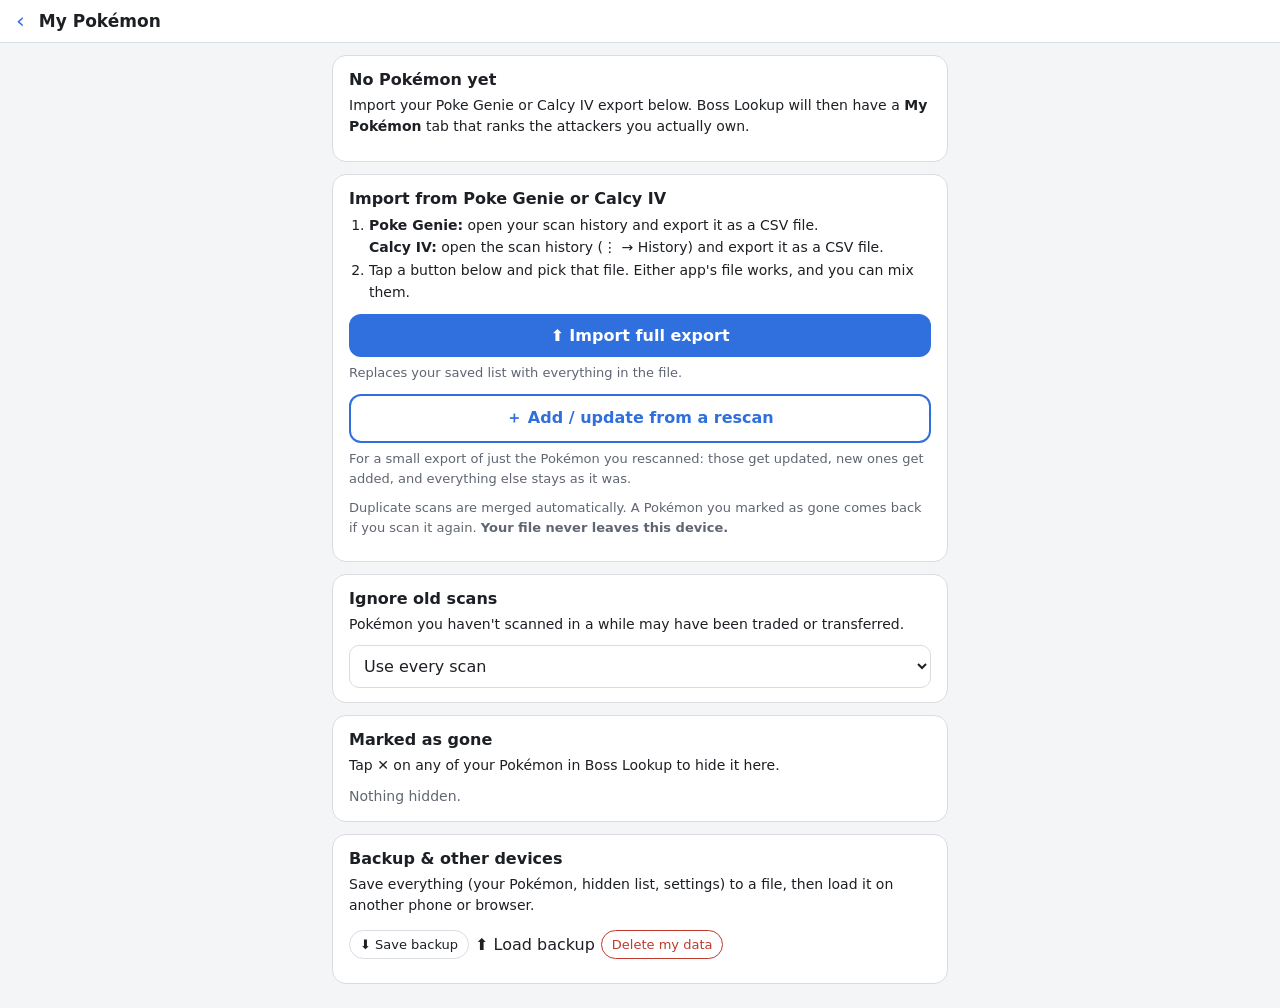
<file: my-pokemon.html>
<!doctype html>
<html lang="en">
<head>
<meta charset="utf-8">
<meta name="viewport" content="width=device-width, initial-scale=1, viewport-fit=cover, interactive-widget=resizes-content">
<meta name="theme-color" content="#1c1f25">
<title>My Pokémon · GO Tools</title>
<link rel="manifest" href="manifest.webmanifest">
<link rel="icon" href="icons/icon-192.png">
<link rel="apple-touch-icon" href="icons/icon-192.png">
<link rel="stylesheet" href="styles.css">
<style>
  .card { background: var(--surface); border: 1px solid var(--border); border-radius: 14px; padding: 14px 16px; margin-bottom: 12px; }
  .card h2 { font-size: 16px; margin: 0 0 6px; }
  .card p { margin: 0 0 10px; font-size: 14px; line-height: 1.5; }
  .stats { display: grid; grid-template-columns: 1fr 1fr; gap: 8px; margin: 10px 0 4px; }
  .stat { background: var(--bg); border-radius: 10px; padding: 8px 10px; }
  .stat b { display: block; font-size: 20px; font-variant-numeric: tabular-nums; }
  .stat span { font-size: 12px; color: var(--muted); }
  .file { display: block; }
  .file input { display: none; }
  .file .big { display: block; text-align: center; }
  .file .big.secondary { background: var(--surface); color: var(--accent); border: 2px solid var(--accent); }
  select { font: inherit; font-size: 16px; padding: 10px; border-radius: 10px; border: 1px solid var(--border);
           background: var(--surface); color: var(--text); width: 100%; }
  .hidden-list { list-style: none; padding: 0; margin: 8px 0 0; max-height: 260px; overflow: auto; }
  .hidden-list li { display: flex; align-items: center; gap: 8px; padding: 6px 0; border-bottom: 1px solid var(--border); font-size: 14px; }
  .hidden-list li span { flex: 1; min-width: 0; }
  .err { color: var(--nve); font-weight: 600; }
  .ok { color: var(--se); font-weight: 600; }
  .btnrow .chip { margin-top: 4px; }
  ol.steps { margin: 0 0 10px; padding-left: 20px; font-size: 14px; line-height: 1.6; }
  .danger { color: var(--nve) !important; border-color: var(--nve) !important; }
</style>
</head>
<body>
  <header class="topbar">
    <a class="back" href="./" aria-label="Back to tools">‹</a>
    <h1>My Pokémon</h1>
  </header>

  <main class="page">
    <div class="card" id="summary"></div>

    <div class="card">
      <h2>Import from Poke Genie or Calcy IV</h2>
      <ol class="steps">
        <li><b>Poke Genie:</b> open your scan history and export it as a CSV file.<br>
            <b>Calcy IV:</b> open the scan history (⋮ → History) and export it as a CSV file.</li>
        <li>Tap a button below and pick that file. Either app's file works, and you can mix them.</li>
      </ol>
      <label class="file"><input type="file" id="csvReplace" accept=".csv,text/csv"><span class="big" role="button">⬆ Import full export</span></label>
      <p class="muted" style="font-size:13px;margin:6px 0 12px">Replaces your saved list with everything in the file.</p>
      <label class="file"><input type="file" id="csvMerge" accept=".csv,text/csv"><span class="big secondary" role="button">＋ Add / update from a rescan</span></label>
      <p class="muted" style="font-size:13px;margin:6px 0 0">For a small export of just the Pokémon you rescanned:
        those get updated, new ones get added, and everything else stays as it was.</p>
      <p class="muted" style="font-size:13px;margin:10px 0 0">Duplicate scans are merged automatically. A Pokémon you marked as gone
        comes back if you scan it again. <b>Your file never leaves this device.</b></p>
      <p id="importMsg" style="margin:10px 0 0"></p>
    </div>

    <div class="card">
      <h2>Ignore old scans</h2>
      <p>Pokémon you haven't scanned in a while may have been traded or transferred.</p>
      <select id="cutoff">
        <option value="0">Use every scan</option>
        <option value="7">Only scanned in the last week</option>
        <option value="14">Only scanned in the last 2 weeks</option>
        <option value="30">Only scanned in the last month</option>
        <option value="90">Only scanned in the last 3 months</option>
        <option value="180">Only scanned in the last 6 months</option>
      </select>
    </div>

    <div class="card">
      <h2>Marked as gone</h2>
      <p>Tap <b>✕</b> on any of your Pokémon in Boss Lookup to hide it here.</p>
      <div id="hidden"></div>
    </div>

    <div class="card">
      <h2>Backup &amp; other devices</h2>
      <p>Save everything (your Pokémon, hidden list, settings) to a file, then load it on another phone or browser.</p>
      <div class="btnrow">
        <button class="chip" id="export">⬇ Save backup</button>
        <label class="chip" style="cursor:pointer">⬆ Load backup<input type="file" id="backup" accept=".json,application/json" style="display:none"></label>
        <button class="chip danger" id="clear">Delete my data</button>
      </div>
      <p id="backupMsg" style="margin:10px 0 0"></p>
    </div>
  </main>

<script src="types.js"></script>
<script src="gamedata.js"></script>
<script src="battle.js"></script>
<script src="collection.js"></script>
<script>
const $ = id => document.getElementById(id);
const esc = s => String(s).replace(/&/g, "&amp;").replace(/</g, "&lt;");
const n = x => x.toLocaleString();

function drawSummary() {
  const data = myStore.load();
  if (!data) {
    $("summary").innerHTML = `<h2>No Pokémon yet</h2><p>Import your Poke Genie or Calcy IV export below. Boss Lookup will then
      have a <b>My Pokémon</b> tab that ranks the attackers you actually own.</p>`;
    return;
  }
  const r = data.report, active = activeRecords().length;
  $("summary").innerHTML = `<h2>Your collection</h2>
    <p class="muted" style="font-size:13px">Imported ${new Date(data.imported).toLocaleString()}</p>
    <div class="stats">
      <div class="stat"><b>${n(active)}</b><span>Pokémon in use</span></div>
      <div class="stat"><b>${n(r.kept)}</b><span>after clean-up (from ${n(r.rows)} rows)</span></div>
      <div class="stat"><b>${n(r.merged + r.partial)}</b><span>duplicate scans merged</span></div>
      <div class="stat"><b>${n(myStore.hidden().size)}</b><span>marked as gone</span></div>
    </div>
    <p class="muted" style="font-size:13px;margin:6px 0 0">${n(r.noMoves)} have no moves scanned and ${n(r.unknownIv)} have no IVs.
      For those, Boss Lookup assumes their best regular moves or average IVs and marks them with “?”.</p>
    <p style="margin:10px 0 0"><a href="boss.html">Open Boss Lookup →</a></p>`;
}

function drawHidden() {
  const data = myStore.load(), hidden = myStore.hidden();
  // Forget "gone" marks for Pokémon that have been scanned again since.
  const recs = new Map((data?.records || []).map(r => [r.k, r]));
  let pruned = false;
  for (const [k, at] of hidden) if (recs.has(k) && scanTime(recs.get(k)) > at) { hidden.delete(k); pruned = true; }
  if (pruned) myStore.setHidden(hidden);
  if (!hidden.size) { $("hidden").innerHTML = `<p class="muted" style="margin:0">Nothing hidden.</p>`; return; }
  const byKey = new Map((data?.records || []).map(r => [r.k, r]));
  const items = [...hidden.keys()].map(k => {
    const r = byKey.get(k);
    const label = r ? `${esc(r.mon)}${r.sh === 1 ? " (Shadow)" : ""} · CP ${r.cp}${r.iv ? " · " + r.iv.join("/") : ""}` : `<span class="muted">Not in current import</span>`;
    return `<li><span>${label}</span><button class="chip" data-unhide="${esc(k)}">Restore</button></li>`;
  });
  $("hidden").innerHTML = `<button class="chip" id="unhideAll">Restore all ${hidden.size}</button><ul class="hidden-list">${items.join("")}</ul>`;
}

async function doImport(e, merge) {
  const f = e.target.files[0]; if (!f) return;
  $("importMsg").innerHTML = "Reading…";
  try {
    const { records, report, app } = importAny(await f.text());
    if (merge && myStore.load()) {
      const r = myStore.merge(records, report).report;
      $("importMsg").innerHTML = `<span class="ok">${app}: updated ${n(r.updated)} and added ${n(r.added)} Pokémon.</span>`;
    } else {
      myStore.save(records, report);
      $("importMsg").innerHTML = `<span class="ok">Imported ${n(report.kept)} Pokémon from ${app}.</span>`;
    }
  } catch (err) {
    $("importMsg").innerHTML = `<span class="err">${esc(err.message)}</span>`;
  }
  e.target.value = "";
  drawSummary(); drawHidden();
}
$("csvReplace").addEventListener("change", e => doImport(e, false));
$("csvMerge").addEventListener("change", e => doImport(e, true));

$("cutoff").value = String(myStore.cutoffDays());
$("cutoff").addEventListener("change", e => { myStore.setCutoffDays(+e.target.value); drawSummary(); });

$("hidden").addEventListener("click", e => {
  const h = myStore.hidden();
  if (e.target.id === "unhideAll") h.clear();
  else if (e.target.dataset.unhide) h.delete(e.target.dataset.unhide);
  else return;
  myStore.setHidden(h); drawHidden(); drawSummary();
});

$("export").addEventListener("click", () => {
  if (!myStore.load()) { $("backupMsg").textContent = "Nothing to back up yet."; return; }
  const blob = new Blob([myStore.exportBackup()], { type: "application/json" });
  const a = Object.assign(document.createElement("a"), {
    href: URL.createObjectURL(blob), download: `go-tools-backup-${new Date().toISOString().slice(0, 10)}.json` });
  a.click(); setTimeout(() => URL.revokeObjectURL(a.href), 1000);
});
$("backup").addEventListener("change", async e => {
  const f = e.target.files[0]; if (!f) return;
  try { myStore.importBackup(await f.text()); $("backupMsg").innerHTML = `<span class="ok">Backup loaded.</span>`; }
  catch (err) { $("backupMsg").innerHTML = `<span class="err">${esc(err.message)}</span>`; }
  e.target.value = "";
  $("cutoff").value = String(myStore.cutoffDays());
  drawSummary(); drawHidden();
});
$("clear").addEventListener("click", () => {
  if (!confirm("Delete your imported Pokémon and hidden list from this device? This can't be undone.")) return;
  myStore.clear(); myStore.setHidden(new Set());
  drawSummary(); drawHidden();
});

drawSummary(); drawHidden();
</script>
</body>
</html>
</file>
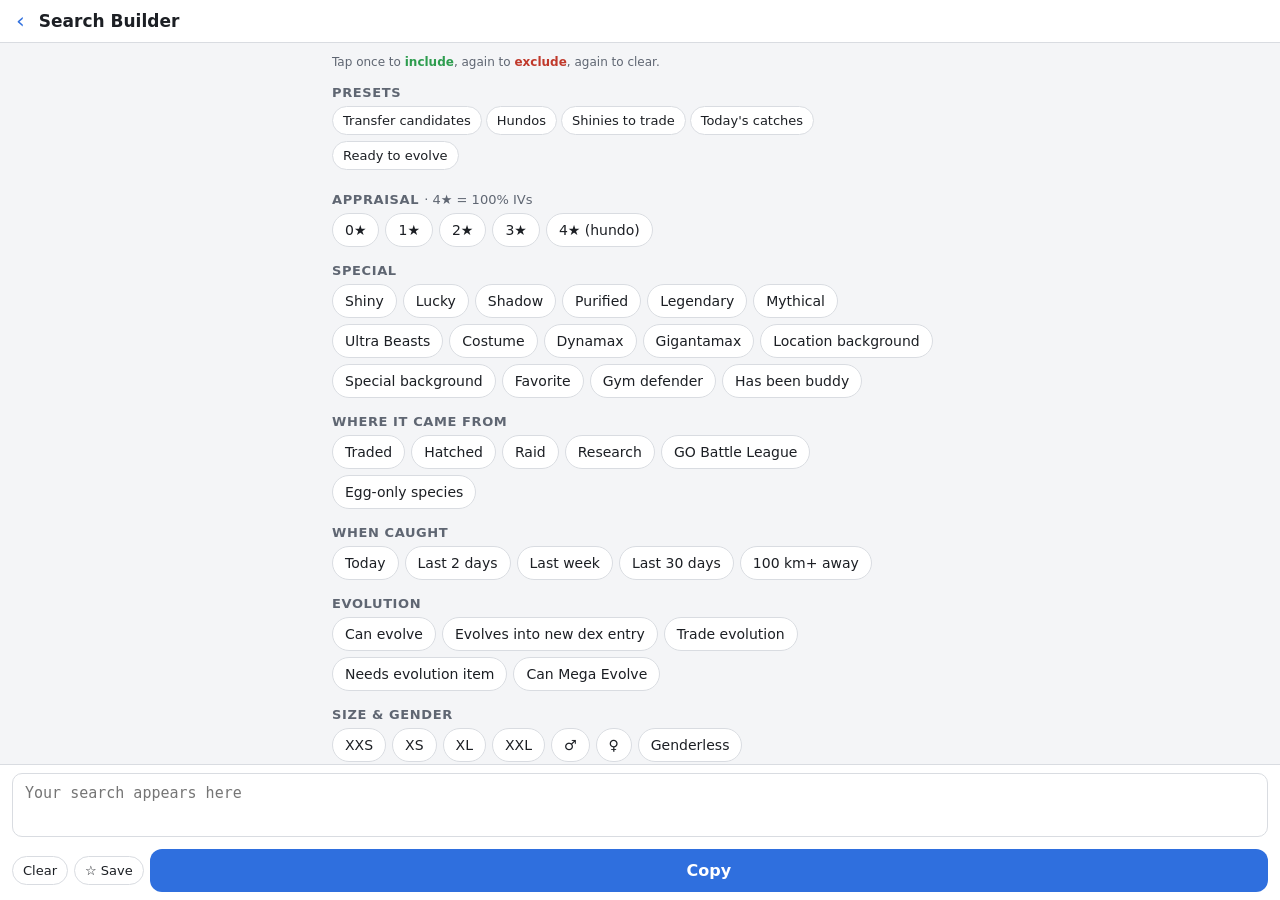
<file: search.html>
<!doctype html>
<html lang="en">
<head>
<meta charset="utf-8">
<meta name="viewport" content="width=device-width, initial-scale=1, viewport-fit=cover, interactive-widget=resizes-content">
<meta name="theme-color" content="#1c1f25">
<title>Search Builder · GO Tools</title>
<link rel="manifest" href="manifest.webmanifest">
<link rel="icon" href="icons/icon-192.png">
<link rel="apple-touch-icon" href="icons/icon-192.png">
<link rel="stylesheet" href="styles.css">
<style>
  .grp h3 { font-size: 13px; text-transform: uppercase; letter-spacing: .6px; color: var(--muted); margin: 16px 0 6px; }
  .grp .hint { text-transform: none; letter-spacing: 0; font-weight: 400; }
  .chips { display: flex; flex-wrap: wrap; gap: 6px; }
  .term {
    font: inherit; font-size: 14px; padding: 8px 12px; border-radius: 999px; cursor: pointer;
    border: 1.5px solid var(--border); background: var(--surface); color: var(--text);
  }
  .term[data-state="in"]  { border-color: var(--se); background: var(--se-bg); color: var(--se); font-weight: 700; }
  .term[data-state="out"] { border-color: var(--nve); background: var(--nve-bg); color: var(--nve); font-weight: 700; text-decoration: line-through; }
  .term.typed { color: #fff; background: var(--tc); border-color: transparent; opacity: .5; text-shadow: 0 1px 1px rgba(0,0,0,.35); }
  .term.typed[data-state="in"] { opacity: 1; text-decoration: none; border-color: var(--text); }
  .term.typed[data-state="out"] { opacity: 1; border-color: var(--nve); text-decoration: line-through; }
  .row2 { display: grid; grid-template-columns: 1fr 1fr; gap: 8px; }
  .chk { display: flex; align-items: center; gap: 6px; font-size: 14px; margin-top: 6px; }
  .presets .chip { margin: 0 4px 6px 0; }
  .saved { list-style: none; padding: 0; margin: 0; }
  .saved li { display: flex; gap: 8px; align-items: center; background: var(--surface);
              border: 1px solid var(--border); border-radius: 10px; padding: 8px 10px; margin-bottom: 6px; }
  .saved .s-text { flex: 1; min-width: 0; }
  .saved .s-name { font-weight: 700; font-size: 14px; }
  .saved code { display: block; font-size: 12px; color: var(--muted); overflow: hidden; text-overflow: ellipsis; white-space: nowrap; }
  #out { font-family: ui-monospace, Menlo, Consolas, monospace; font-size: 15px; height: 64px; resize: none; }
  .bottombar .btnrow { margin-top: 8px; }
  .bottombar .big { flex: 1; }
  .legend-line { font-size: 12px; color: var(--muted); margin: 0 0 4px; }
</style>
</head>
<body class="app">
  <header class="topbar">
    <a class="back" href="./" aria-label="Back to tools">‹</a>
    <h1>Search Builder</h1>
  </header>

  <main class="app-main"><div class="page" id="page">
    <p class="legend-line">Tap once to <b style="color:var(--se)">include</b>, again to <b style="color:var(--nve)">exclude</b>, again to clear.</p>
    <div class="grp presets"><h3>Presets</h3><div id="presets"></div></div>
    <div id="groups"></div>
    <div class="grp">
      <h3>Name / family</h3>
      <input type="text" id="name" placeholder="e.g. pikachu" autocomplete="off" autocapitalize="off">
      <label class="chk"><input type="checkbox" id="family"> Include the whole evolution family</label>
    </div>
    <div class="grp">
      <h3>CP range</h3>
      <div class="row2">
        <input type="number" id="cpMin" placeholder="min" inputmode="numeric">
        <input type="number" id="cpMax" placeholder="max" inputmode="numeric">
      </div>
    </div>
    <div class="grp"><h3>Saved searches</h3><ul class="saved" id="saved"></ul></div>
  </div></main>

  <div class="bottombar">
    <textarea id="out" placeholder="Your search appears here" autocapitalize="off" spellcheck="false"></textarea>
    <div class="btnrow">
      <button class="chip" id="clear">Clear</button>
      <button class="chip" id="save">☆ Save</button>
      <button class="big" id="copy">Copy</button>
    </div>
  </div>
  <div class="toast" id="toast"></div>

<script src="types.js"></script>
<script>
// join: how several "include" picks in one group combine. "or" → a,b   "and" → a&b
const GROUPS = [
  { id: "stars", title: "Appraisal", hint: "4★ = 100% IVs", join: "or",
    terms: [["0*","0★"],["1*","1★"],["2*","2★"],["3*","3★"],["4*","4★ (hundo)"]] },
  { id: "special", title: "Special", join: "and",
    terms: [["shiny","Shiny"],["lucky","Lucky"],["shadow","Shadow"],["purified","Purified"],
            ["legendary","Legendary"],["mythical","Mythical"],["ultra beasts","Ultra Beasts"],
            ["costume","Costume"],["dynamax","Dynamax"],["gigantamax","Gigantamax"],
            ["locationbackground","Location background"],["specialbackground","Special background"],
            ["favorite","Favorite"],["defender","Gym defender"],["buddy1-5","Has been buddy"]] },
  { id: "origin", title: "Where it came from", join: "or",
    terms: [["traded","Traded"],["hatched","Hatched"],["raid","Raid"],["research","Research"],
            ["gbl","GO Battle League"],["eggsonly","Egg-only species"]] },
  { id: "age", title: "When caught", join: "or",
    terms: [["age0","Today"],["age0-1","Last 2 days"],["age0-7","Last week"],["age0-30","Last 30 days"],["distance100-","100 km+ away"]] },
  { id: "evo", title: "Evolution", join: "and",
    terms: [["evolve","Can evolve"],["evolvenew","Evolves into new dex entry"],["tradeevolve","Trade evolution"],
            ["item","Needs evolution item"],["megaevolve","Can Mega Evolve"]] },
  { id: "size", title: "Size & gender", join: "or",
    terms: [["xxs","XXS"],["xs","XS"],["xl","XL"],["xxl","XXL"],["male","♂"],["female","♀"],["genderunknown","Genderless"]] },
  { id: "type", title: "Pokémon type", join: "or", typed: true,
    terms: TYPES.map(t => [t.toLowerCase(), t]) },
  { id: "region", title: "Region", join: "or",
    terms: ["Kanto","Johto","Hoenn","Sinnoh","Unova","Kalos","Alola","Galar","Hisui","Paldea"].map(r => [r.toLowerCase(), r]) },
];

const PRESETS = [
  { name: "Transfer candidates",
    state: { "3*":"out","4*":"out", shiny:"out", lucky:"out", shadow:"out", purified:"out", legendary:"out",
             mythical:"out", "ultra beasts":"out", costume:"out", favorite:"out", xxl:"out", xxs:"out",
             dynamax:"out", gigantamax:"out", locationbackground:"out", specialbackground:"out" } },
  { name: "Hundos", state: { "4*": "in" } },
  { name: "Shinies to trade", state: { shiny: "in", traded: "out", lucky: "out", favorite: "out", legendary: "out", mythical: "out" } },
  { name: "Today's catches", state: { age0: "in" } },
  { name: "Ready to evolve", state: { evolve: "in" } },
];

let state = {};   // term -> "in" | "out"
const $ = id => document.getElementById(id);
const out = $("out");

$("groups").innerHTML = GROUPS.map(g => `<div class="grp"><h3>${g.title}${g.hint ? ` <span class="hint">· ${g.hint}</span>` : ""}</h3>
  <div class="chips">${g.terms.map(([term, label]) =>
    `<button class="term${g.typed ? ` typed t-${term}` : ""}" data-term="${term}">${label}</button>`).join("")}</div></div>`).join("");
$("presets").innerHTML = PRESETS.map((p, i) => `<button class="chip" data-p="${i}">${p.name}</button>`).join("");

function build() {
  const parts = [];
  const name = $("name").value.trim().toLowerCase();
  if (name) parts.push(($("family").checked ? "+" : "") + name);
  for (const g of GROUPS) {
    const ins = g.terms.map(t => t[0]).filter(t => state[t] === "in");
    if (ins.length) {
      if (g.join === "or") parts.push(ins.join(","));
      else parts.push(...ins);
    }
    g.terms.forEach(([t]) => { if (state[t] === "out") parts.push("!" + t); });
  }
  const lo = $("cpMin").value, hi = $("cpMax").value;
  if (lo || hi) parts.push(`cp${lo}-${hi}`);
  return parts.join("&");
}

function draw() {
  document.querySelectorAll(".term").forEach(b => {
    const s = state[b.dataset.term];
    s ? b.dataset.state = s : delete b.dataset.state;
  });
  out.value = build();
}

$("groups").addEventListener("click", e => {
  const b = e.target.closest(".term"); if (!b) return;
  const t = b.dataset.term;
  state[t] = state[t] === "in" ? "out" : state[t] === "out" ? undefined : "in";
  if (!state[t]) delete state[t];
  draw();
});
$("presets").addEventListener("click", e => {
  const b = e.target.closest("[data-p]"); if (!b) return;
  state = { ...PRESETS[+b.dataset.p].state };
  $("name").value = ""; $("family").checked = false; $("cpMin").value = ""; $("cpMax").value = "";
  draw();
});
["name", "family", "cpMin", "cpMax"].forEach(id => $(id).addEventListener("input", draw));

function toast(msg) {
  const t = $("toast"); t.textContent = msg; t.classList.add("show");
  clearTimeout(toast.h); toast.h = setTimeout(() => t.classList.remove("show"), 1400);
}
async function copy(text) {
  if (!text) return toast("Nothing to copy");
  try { await navigator.clipboard.writeText(text); }
  catch { out.select(); document.execCommand("copy"); }
  toast("Copied, paste it into GO's search");
}
$("copy").addEventListener("click", () => copy(out.value));
$("clear").addEventListener("click", () => {
  state = {}; $("name").value = ""; $("family").checked = false; $("cpMin").value = ""; $("cpMax").value = "";
  draw();
});

// Saved searches
let saved = store.get("search-saved", []);
const esc = s => s.replace(/&/g, "&amp;").replace(/</g, "&lt;").replace(/"/g, "&quot;");
function drawSaved() {
  $("saved").innerHTML = saved.length ? saved.map((s, i) => `<li>
      <div class="s-text"><div class="s-name">${esc(s.name)}</div><code>${esc(s.text)}</code></div>
      <button class="chip" data-copy="${i}">Copy</button><button class="chip" data-del="${i}" aria-label="Delete">✕</button></li>`).join("")
    : `<li class="muted" style="font-size:14px">Build a search and tap ☆ Save to keep it here.</li>`;
}
$("save").addEventListener("click", () => {
  const text = out.value.trim(); if (!text) return toast("Nothing to save");
  const name = prompt("Name this search", text.length > 24 ? text.slice(0, 24) + "…" : text);
  if (name === null) return;
  saved.unshift({ name: name.trim() || text, text });
  store.set("search-saved", saved); drawSaved(); toast("Saved");
});
$("saved").addEventListener("click", e => {
  const c = e.target.closest("[data-copy]"), d = e.target.closest("[data-del]");
  if (c) copy(saved[+c.dataset.copy].text);
  if (d && confirm(`Delete “${saved[+d.dataset.del].name}”?`)) {
    saved.splice(+d.dataset.del, 1); store.set("search-saved", saved); drawSaved();
  }
});

drawSaved();
draw();
</script>
</body>
</html>
</file>
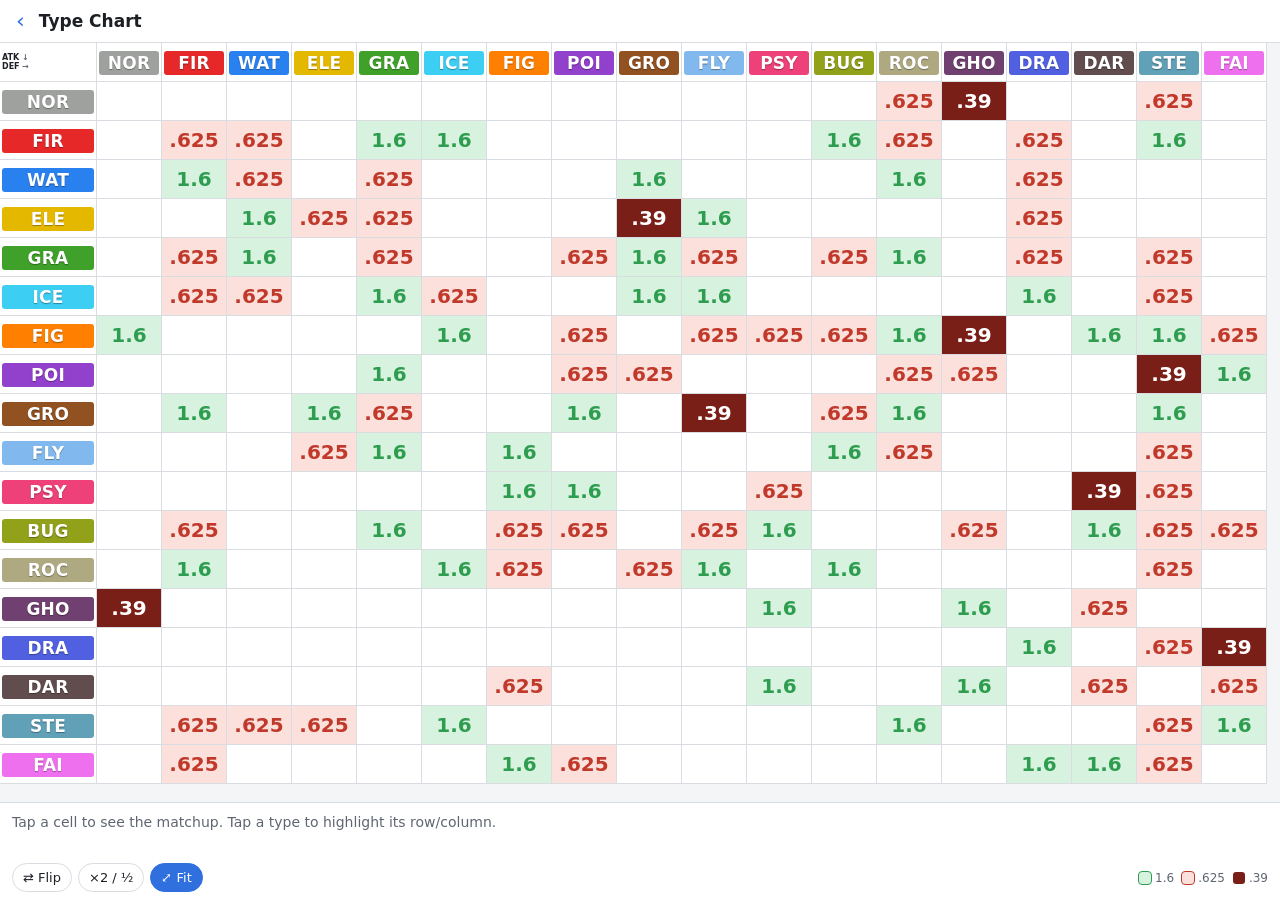
<file: type-chart.html>
<!doctype html>
<html lang="en">
<head>
<meta charset="utf-8">
<meta name="viewport" content="width=device-width, initial-scale=1, viewport-fit=cover, interactive-widget=resizes-content">
<meta name="theme-color" content="#1c1f25">
<title>Type Chart · GO Tools</title>
<link rel="manifest" href="manifest.webmanifest">
<link rel="icon" href="icons/icon-192.png">
<link rel="apple-touch-icon" href="icons/icon-192.png">
<link rel="stylesheet" href="styles.css">
<style>
  :root { --cell: 40px; --label: 78px; --fs: 13px; --hdr: 38px; }

  body.app { display: grid; grid-template-rows: auto 1fr auto; grid-template-columns: 1fr; }

  /* Landscape phone (or any short window): chart on the left, controls in a side panel */
  @media (orientation: landscape) and (max-height: 560px) {
    body.app { grid-template-columns: 1fr 210px; grid-template-rows: auto 1fr; }
    .topbar { grid-column: 2; grid-row: 1; border-left: 1px solid var(--border); }
    .scroller { grid-column: 1; grid-row: 1 / span 2; }
    .bottombar { grid-column: 2; grid-row: 2; border-left: 1px solid var(--border); border-top: 0;
                 display: flex; flex-direction: column; justify-content: space-between; overflow: auto; }
  }

  .scroller { overflow: auto; overscroll-behavior: contain; min-height: 0; }

  table { border-collapse: separate; border-spacing: 0; font-size: var(--fs); font-variant-numeric: tabular-nums; }
  th, td {
    width: var(--cell); min-width: var(--cell); max-width: var(--cell); height: var(--cellh, var(--cell));
    text-align: center; padding: 0;
    border-right: 1px solid var(--border); border-bottom: 1px solid var(--border);
    background: var(--surface);
  }
  thead th { position: sticky; top: 0; z-index: 2; height: var(--hdr); }
  tbody th { position: sticky; left: 0; z-index: 1; width: var(--label); min-width: var(--label); max-width: var(--label); }
  thead th.corner {
    left: 0; z-index: 3; width: var(--label); min-width: var(--label); max-width: var(--label);
    font-size: 10px; line-height: 1.15; color: var(--muted); text-align: left; padding: 2px 4px;
  }
  .corner b { color: var(--text); }
  th .pill { padding: 4px 0; width: calc(100% - 4px); font-size: 11px; text-align: center; }
  tbody th .pill { font-size: 12px; }
  .fit th .pill { font-size: max(8px, calc(var(--fs) * .85)); padding: 2px 0; border-radius: 3px; }
  .fit thead th.corner { font-size: 8px; padding: 0 2px; }

  th { cursor: pointer; user-select: none; }
  td { font-weight: 600; cursor: pointer; }
  td.se  { background: var(--se-bg);  color: var(--se); }
  td.nve { background: var(--nve-bg); color: var(--nve); }
  td.imm { background: var(--imm-bg); color: var(--imm); }

  td.hl-row, td.hl-col { box-shadow: inset 0 0 0 999px var(--hl); }
  td.hl-cell { box-shadow: inset 0 0 0 999px var(--hl-strong); outline: 2px solid var(--accent); outline-offset: -2px; }
  th.hl { box-shadow: inset 0 0 0 999px var(--hl-strong); }
  td.hover { outline: 2px dashed var(--accent); outline-offset: -2px; }

  .readout { font-size: 14px; min-height: 44px; line-height: 1.6; margin-bottom: 8px; }
  .legend { display: flex; gap: 8px; font-size: 12px; color: var(--muted); margin-left: auto; }
  .legend span { display: inline-flex; align-items: center; gap: 4px; }
  .legend i { display: inline-block; width: 12px; height: 12px; border-radius: 3px; }

  /* Tiny windows (pop-up view): trim the chrome */
  @media (max-height: 420px), (max-width: 320px) {
    .topbar { padding: 4px 8px; } .topbar h1 { font-size: 14px; }
    .legend { display: none; }
    .readout { min-height: 0; font-size: 12px; margin-bottom: 4px; }
    .bottombar { padding: 4px 8px; }
    button.chip { padding: 4px 8px; font-size: 12px; }
  }
</style>
</head>
<body class="app">
  <header class="topbar">
    <a class="back" href="./" aria-label="Back to tools">‹</a>
    <h1>Type Chart</h1>
  </header>

  <div class="scroller" id="scroller"><table id="chart"></table></div>

  <div class="bottombar">
    <div class="readout" id="readout"></div>
    <div class="btnrow">
      <button class="chip" id="flip" aria-pressed="false" title="Swap rows and columns">⇄ Flip</button>
      <button class="chip" id="mode" aria-pressed="false">×2 / ½</button>
      <button class="chip" id="fit" aria-pressed="false" title="Shrink the chart to fit the screen">⤢ Fit</button>
      <div class="legend">
        <span><i style="background:var(--se-bg);outline:1px solid var(--se)"></i>1.6</span>
        <span><i style="background:var(--nve-bg);outline:1px solid var(--nve)"></i>.625</span>
        <span><i style="background:var(--imm-bg)"></i>.39</span>
      </div>
    </div>
  </div>

<script src="types.js"></script>
<script>
const GO = { 2: "1.6", 0.5: ".625", 0: ".39", 1: "" };
const CLASSIC = { 2: "×2", 0.5: "½", 0: "¼", 1: "" };
const CLS = { 2: "se", 0.5: "nve", 0: "imm", 1: "" };
const WORDS = { 2: "super effective (1.6×)", 0.5: "not very effective (0.625×)",
                0: "double resisted (0.39×)", 1: "neutral (1×)" };
const HINT = `<span class="muted">Tap a cell to see the matchup. Tap a type to highlight its row/column.</span>`;

let flipped = store.get("tc-flip", false);
let classic = store.get("tc-classic", false);
let sel = null;

const table = document.getElementById("chart");
const scroller = document.getElementById("scroller");
const readout = document.getElementById("readout");
const $ = id => document.getElementById(id);

const isLandscape = () => matchMedia("(orientation: landscape)").matches;
const fitKey = () => isLandscape() ? "tc-fit-land" : "tc-fit-port";
const fitOn = () => store.get(fitKey(), isLandscape());   // default: fit in landscape only

function render() {
  const fit = fitOn();
  const rowLabel = flipped ? "DEF" : "ATK", colLabel = flipped ? "ATK" : "DEF";
  let html = `<thead><tr><th class="corner"><b>${rowLabel}</b> ↓<br><b>${colLabel}</b> →</th>`;
  TYPES.forEach((t, c) => {
    html += `<th data-c="${c}" title="${t}"><span class="pill t-${t.toLowerCase()}">${ABBR[t]}</span></th>`;
  });
  html += `</tr></thead><tbody>`;
  TYPES.forEach((rowT, r) => {
    html += `<tr><th data-r="${r}" title="${rowT}"><span class="pill t-${rowT.toLowerCase()}">${fit ? ABBR[rowT] : rowT}</span></th>`;
    TYPES.forEach((colT, c) => {
      const v = flipped ? tier(colT, rowT) : tier(rowT, colT);
      html += `<td data-r="${r}" data-c="${c}" class="${CLS[v]}">${(classic ? CLASSIC : GO)[v]}</td>`;
    });
    html += `</tr>`;
  });
  table.innerHTML = html + `</tbody>`;
  $("flip").setAttribute("aria-pressed", flipped);
  $("mode").setAttribute("aria-pressed", classic);
  $("fit").setAttribute("aria-pressed", fit);
  size();
  applyHighlight();
  describe();
}

// Work out cell size: fixed when scrolling, computed when "Fit" is on.
function size() {
  const root = document.documentElement.style;
  const fit = fitOn();
  table.classList.toggle("fit", fit);
  if (!fit) {
    ["--cell", "--cellh", "--label", "--fs", "--hdr"].forEach(p => root.removeProperty(p));
    return;
  }
  const W = scroller.clientWidth - 2, H = scroller.clientHeight - 2;
  // 18 rows + header row fill the height; 18 columns + a wider label column fill the width.
  const h = Math.max(14, Math.floor(H / 19));
  const w = Math.max(h, Math.min(Math.floor(h * 2.2), Math.floor(W / 19.5)));
  root.setProperty("--cell", w + "px");
  root.setProperty("--cellh", h + "px");
  root.setProperty("--hdr", h + "px");
  root.setProperty("--label", Math.max(Math.floor(w * 1.5), 34) + "px");
  root.setProperty("--fs", Math.max(8, Math.round(Math.min(h * 0.5, w * 0.32))) + "px");
}

function applyHighlight() {
  table.querySelectorAll(".hl-row,.hl-col,.hl-cell,.hl").forEach(el =>
    el.classList.remove("hl-row", "hl-col", "hl-cell", "hl"));
  if (!sel) return;
  const {r, c} = sel;
  if (r != null) {
    table.querySelectorAll(`td[data-r="${r}"]`).forEach(el => el.classList.add("hl-row"));
    table.querySelector(`tbody th[data-r="${r}"]`).classList.add("hl");
  }
  if (c != null) {
    table.querySelectorAll(`td[data-c="${c}"]`).forEach(el => el.classList.add("hl-col"));
    table.querySelector(`thead th[data-c="${c}"]`).classList.add("hl");
  }
  if (r != null && c != null) table.querySelector(`td[data-r="${r}"][data-c="${c}"]`).classList.add("hl-cell");
}

function describe(s = sel) {
  if (!s) { readout.innerHTML = HINT; return; }
  const {r, c} = s;
  const atkIdx = flipped ? c : r, defIdx = flipped ? r : c;
  if (r != null && c != null) {
    const atk = TYPES[atkIdx], def = TYPES[defIdx];
    readout.innerHTML = `${pill(atk)} attacking ${pill(def)} is <b>${WORDS[tier(atk, def)]}</b>`;
  } else if (atkIdx != null) {
    const atk = TYPES[atkIdx];
    const strong = TYPES.filter(d => tier(atk, d) === 2);
    readout.innerHTML = `${pill(atk)} hits hard: ` + (strong.length ? strong.map(t => pill(t)).join(" ") : `<span class="muted">nothing</span>`);
  } else {
    const def = TYPES[defIdx];
    readout.innerHTML = `${pill(def)} is weak to: ` + TYPES.filter(a => tier(a, def) === 2).map(t => pill(t)).join(" ");
  }
}

table.addEventListener("click", e => {
  const cell = e.target.closest("td, th");
  if (!cell || cell.classList.contains("corner")) sel = null;
  else {
    const r = cell.dataset.r != null ? +cell.dataset.r : null;
    const c = cell.dataset.c != null ? +cell.dataset.c : null;
    sel = sel && sel.r === r && sel.c === c ? null : {r, c};
  }
  applyHighlight(); describe();
});

// S Pen / mouse hover: preview a cell's matchup without tapping.
let hovered = null;
table.addEventListener("pointermove", e => {
  if (e.pointerType === "touch") return;
  const td = e.target.closest("td");
  if (td === hovered) return;
  hovered?.classList.remove("hover");
  hovered = td;
  if (td) { td.classList.add("hover"); describe({r: +td.dataset.r, c: +td.dataset.c}); }
  else describe();
});
table.addEventListener("pointerleave", () => { hovered?.classList.remove("hover"); hovered = null; describe(); });

$("flip").addEventListener("click", () => {
  flipped = !flipped; store.set("tc-flip", flipped);
  if (sel) sel = {r: sel.c, c: sel.r};
  render();
});
$("mode").addEventListener("click", () => { classic = !classic; store.set("tc-classic", classic); render(); });
$("fit").addEventListener("click", () => { store.set(fitKey(), !fitOn()); render(); });

let wasLandscape = isLandscape();
new ResizeObserver(() => {
  if (isLandscape() !== wasLandscape) { wasLandscape = isLandscape(); render(); }
  else size();
}).observe(scroller);

render();
</script>
</body>
</html>
</file>
<file: styles.css>
/* Shared styles for the Pokémon GO tools site */
:root {
  --bg: #f4f5f7;
  --surface: #ffffff;
  --text: #1c1f24;
  --muted: #5f6672;
  --border: #d9dce1;
  --accent: #2f6fde;
  --se: #2e9d4f;        /* super effective */
  --se-bg: #d7f2df;
  --nve: #c0392b;       /* not very effective */
  --nve-bg: #fbe0dc;
  --imm: #ffffff;       /* "immune" (double resist in GO) */
  --imm-bg: #7a1f17;
  --hl: rgba(47, 111, 222, 0.14);
  --hl-strong: rgba(47, 111, 222, 0.32);
}
@media (prefers-color-scheme: dark) {
  :root {
    --bg: #121418;
    --surface: #1c1f25;
    --text: #e8eaee;
    --muted: #9aa1ad;
    --border: #30343c;
    --accent: #6b9cff;
    --se: #7ee2a0;
    --se-bg: #1d4a2c;
    --nve: #ffa69b;
    --nve-bg: #4d2420;
    --imm: #ffd9d4;
    --imm-bg: #8f2a20;
    --hl: rgba(107, 156, 255, 0.16);
    --hl-strong: rgba(107, 156, 255, 0.36);
  }
}

* { box-sizing: border-box; }
html, body { margin: 0; }
body {
  background: var(--bg);
  color: var(--text);
  font-family: system-ui, -apple-system, "Segoe UI", Roboto, sans-serif;
  -webkit-text-size-adjust: 100%;
  -webkit-tap-highlight-color: transparent;
}
a { color: var(--accent); }

.topbar {
  display: flex;
  align-items: center;
  gap: 10px;
  padding: 10px 12px;
  background: var(--surface);
  border-bottom: 1px solid var(--border);
}
.topbar h1 { font-size: 17px; margin: 0; flex: 1; }
.topbar a.back { text-decoration: none; font-size: 22px; line-height: 1; padding: 0 4px; }

button.chip {
  font: inherit;
  font-size: 13px;
  padding: 6px 10px;
  border-radius: 999px;
  border: 1px solid var(--border);
  background: var(--surface);
  color: var(--text);
  cursor: pointer;
}
button.chip[aria-pressed="true"] { background: var(--accent); border-color: var(--accent); color: #fff; }

/* Type colors */
.t-normal   { --tc: #9fa19f; }
.t-fire     { --tc: #e62829; }
.t-water    { --tc: #2980ef; }
.t-electric { --tc: #e5b800; }
.t-grass    { --tc: #3fa129; }
.t-ice      { --tc: #3dcef3; }
.t-fighting { --tc: #ff8000; }
.t-poison   { --tc: #9141cb; }
.t-ground   { --tc: #915121; }
.t-flying   { --tc: #81b9ef; }
.t-psychic  { --tc: #ef4179; }
.t-bug      { --tc: #91a119; }
.t-rock     { --tc: #afa981; }
.t-ghost    { --tc: #704170; }
.t-dragon   { --tc: #5060e1; }
.t-dark     { --tc: #624d4e; }
.t-steel    { --tc: #60a1b8; }
.t-fairy    { --tc: #ef70ef; }

/* ---------- Shared components ---------- */
.muted { color: var(--muted); }
.pill {
  display: inline-block; border-radius: 5px;
  background: var(--tc); color: #fff;
  font-weight: 700; font-size: 12px; letter-spacing: .2px;
  text-shadow: 0 1px 1px rgba(0,0,0,.35);
  padding: 3px 7px; white-space: nowrap;
}

/* Full-height app layout: top bar, scrolling middle, bottom bar within thumb reach */
/* Pin to the visible screen. Works in every mobile browser, even ones without dvh units,
   and never ends up taller than the screen when the browser toolbar shows. */
body.app { position: fixed; inset: 0; display: flex; flex-direction: column; overflow: hidden; }
.app-main { flex: 1; overflow: auto; overscroll-behavior: contain; }
.bottombar {
  background: var(--surface); border-top: 1px solid var(--border);
  padding: 8px 12px calc(8px + env(safe-area-inset-bottom));
}
.btnrow { display: flex; gap: 6px; flex-wrap: wrap; align-items: center; }

.page { max-width: 640px; margin: 0 auto; padding: 12px; }

/* Matchup lists */
.mu-h { font-size: 13px; text-transform: uppercase; letter-spacing: .6px; color: var(--muted); margin: 16px 0 6px; }
.mu-row {
  display: grid; grid-template-columns: 62px 1fr; gap: 2px 10px; align-items: center;
  background: var(--surface); border: 1px solid var(--border); border-radius: 10px;
  padding: 8px 10px; margin-bottom: 6px;
}
.mu-mult { font-weight: 800; font-size: 17px; font-variant-numeric: tabular-nums; grid-row: span 2; }
.mu-types { display: flex; flex-wrap: wrap; gap: 4px; }
.mu-label { font-size: 12px; color: var(--muted); }
.mu-se2 .mu-mult, .mu-se .mu-mult { color: var(--se); }
.mu-se2 { border-color: var(--se); border-width: 2px; }
.mu-nve .mu-mult, .mu-nve2 .mu-mult, .mu-nve3 .mu-mult { color: var(--nve); }

/* Type picker buttons */
.type-grid { display: grid; grid-template-columns: repeat(3, 1fr); gap: 6px; }
@media (min-width: 480px) { .type-grid { grid-template-columns: repeat(6, 1fr); } }
.type-btn {
  font: inherit; font-weight: 700; font-size: 14px; color: #fff;
  text-shadow: 0 1px 1px rgba(0,0,0,.35);
  background: var(--tc); border: 3px solid transparent; border-radius: 10px;
  padding: 10px 4px; cursor: pointer; opacity: .55;
}
.type-btn[aria-pressed="true"] { opacity: 1; border-color: var(--text); }

input[type="search"], input[type="text"], input[type="number"], textarea {
  font: inherit; font-size: 16px; /* 16px stops the phone zooming in on focus */
  width: 100%; padding: 10px 12px; border-radius: 10px;
  border: 1px solid var(--border); background: var(--surface); color: var(--text);
}
.big {
  font: inherit; font-weight: 700; font-size: 16px;
  padding: 12px 16px; border-radius: 12px; border: 0;
  background: var(--accent); color: #fff; cursor: pointer;
}
.toast {
  position: fixed; left: 50%; bottom: calc(90px + env(safe-area-inset-bottom)); transform: translateX(-50%);
  background: var(--text); color: var(--bg); padding: 8px 14px; border-radius: 999px;
  font-size: 14px; opacity: 0; transition: opacity .2s; pointer-events: none; z-index: 10;
}
.toast.show { opacity: 1; }
</file>
